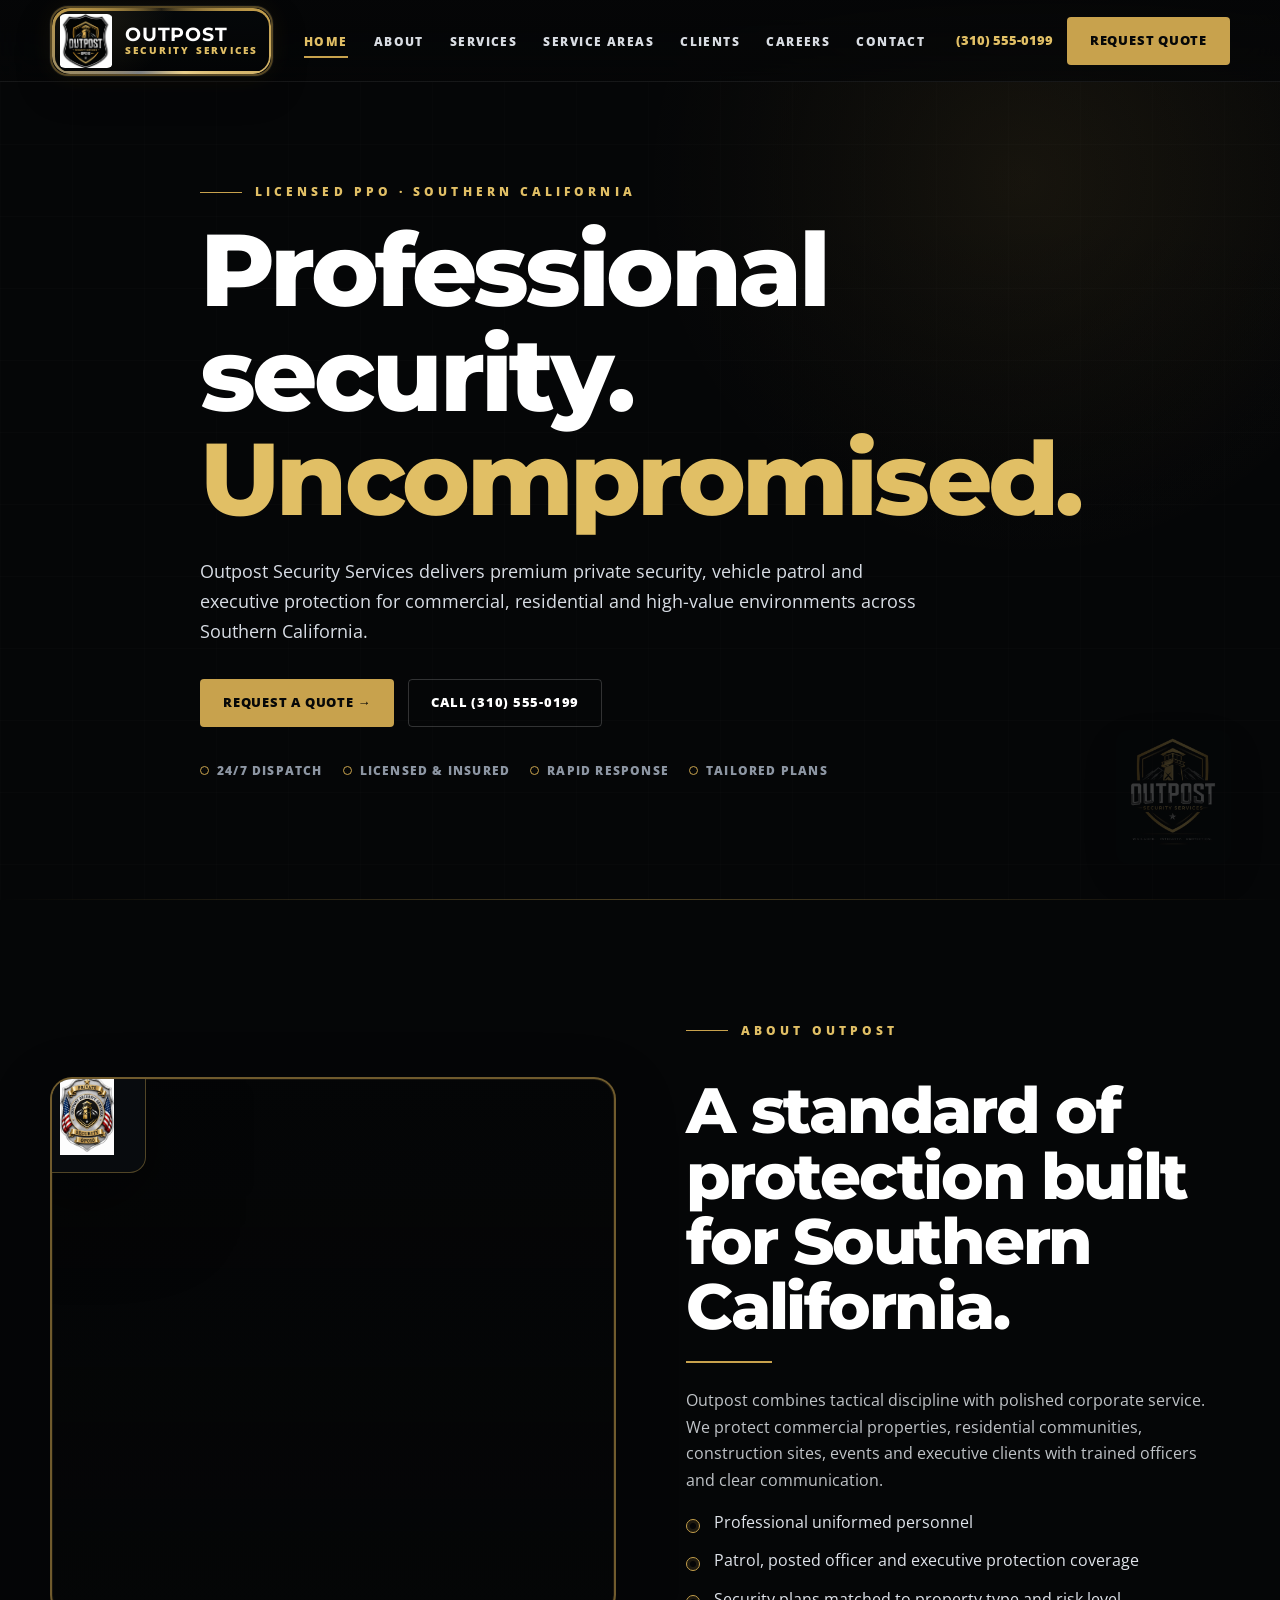
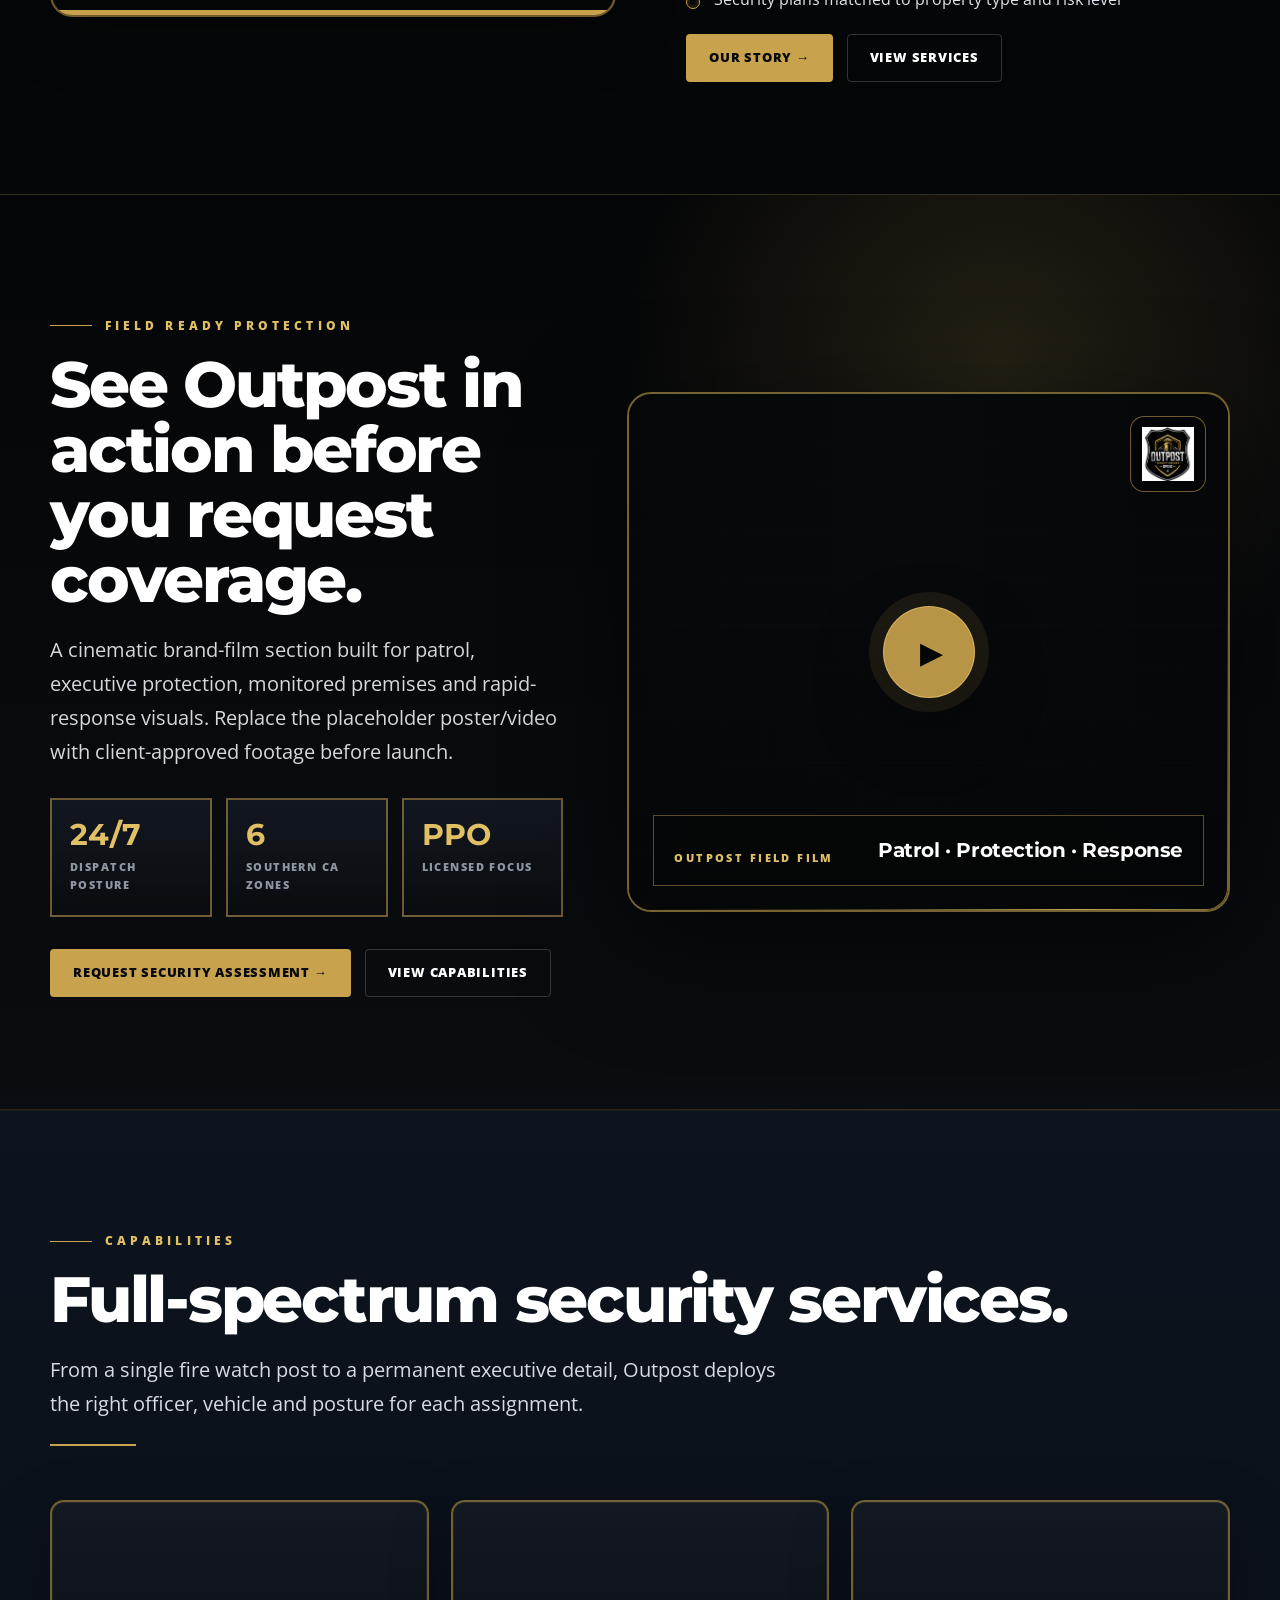
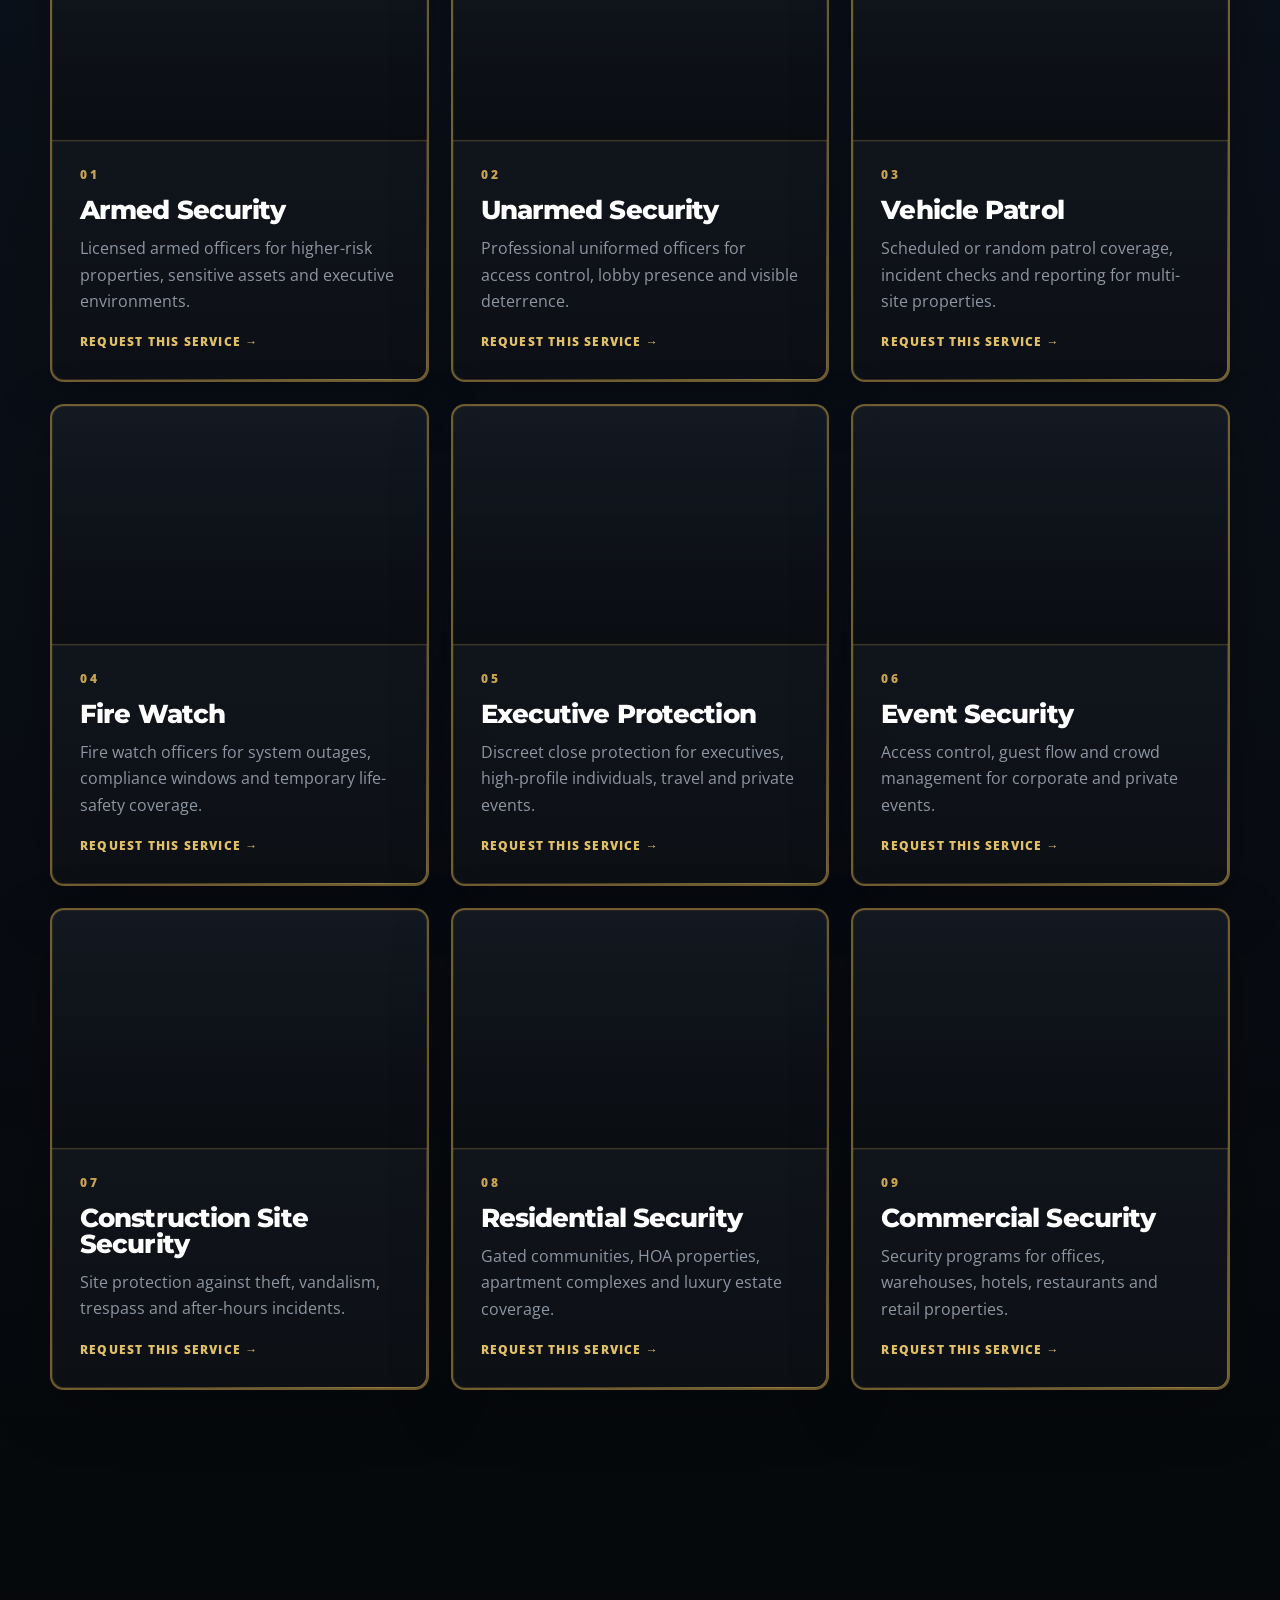
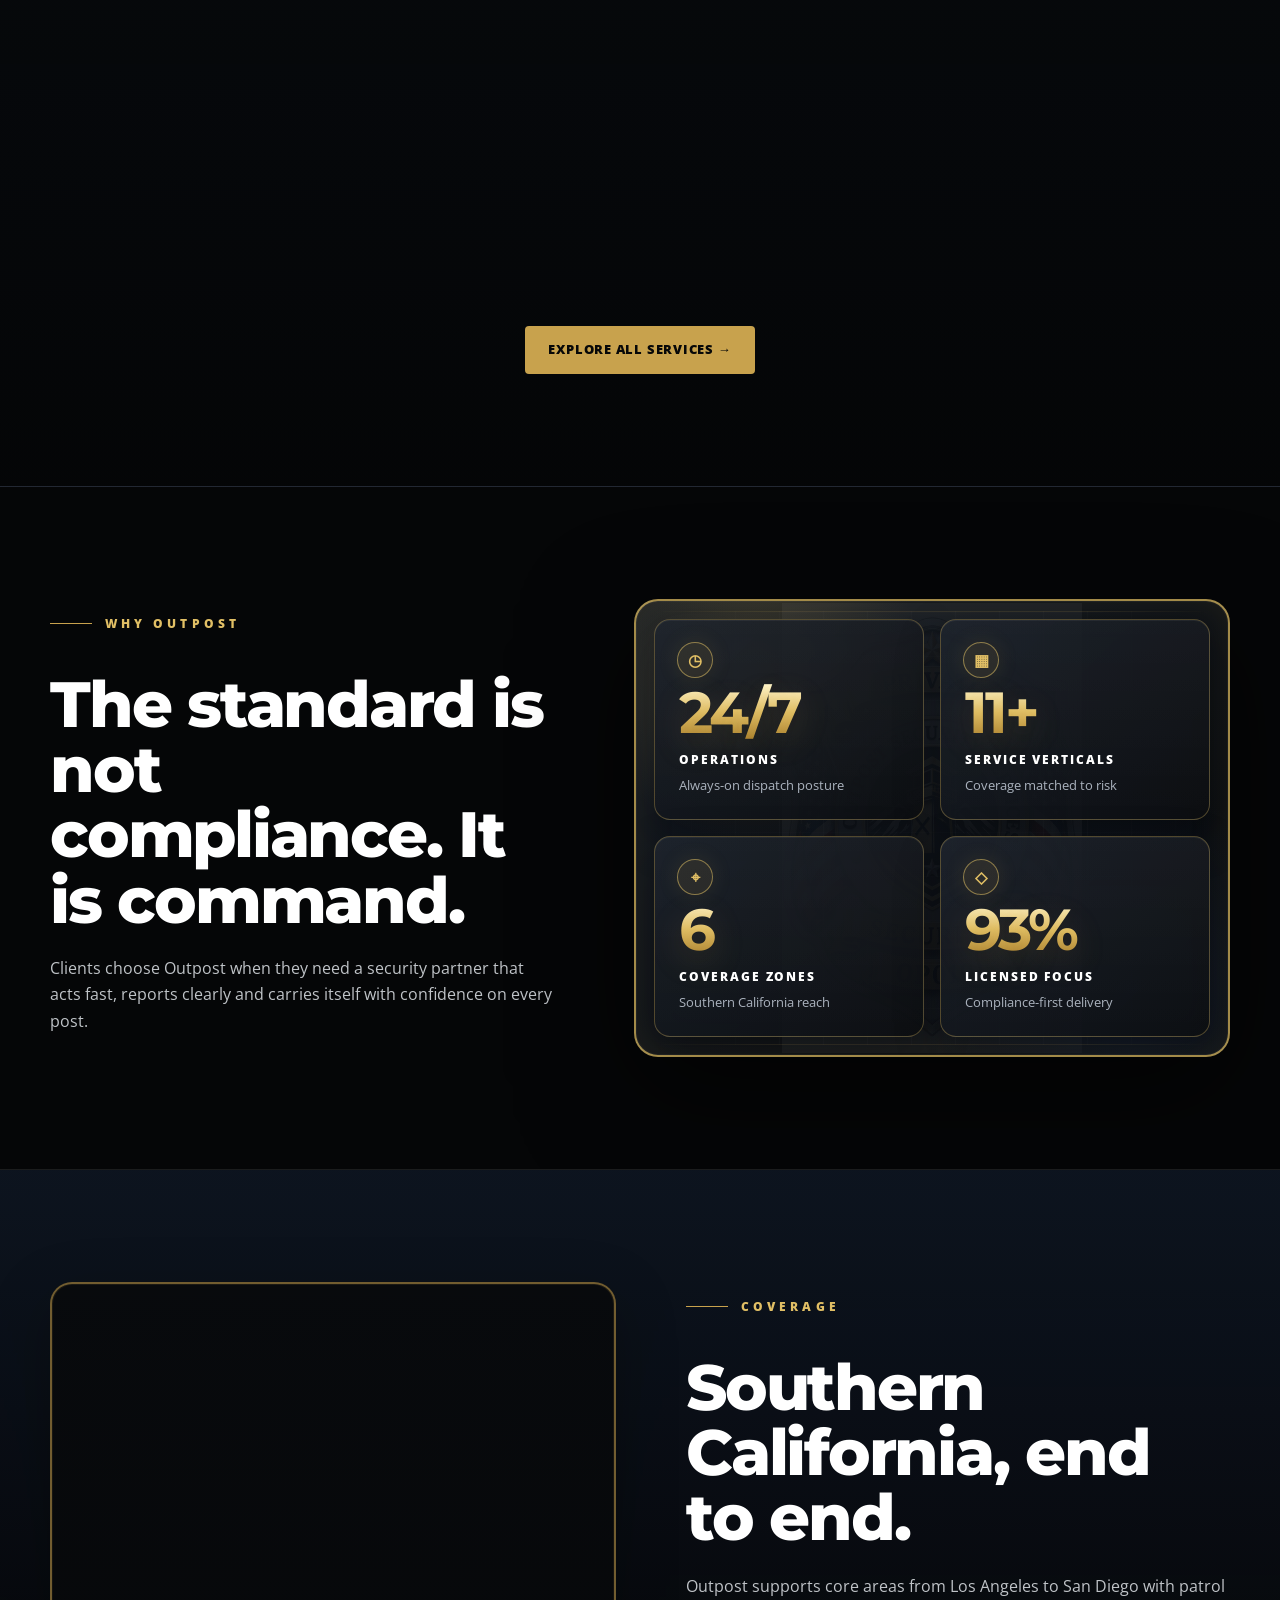
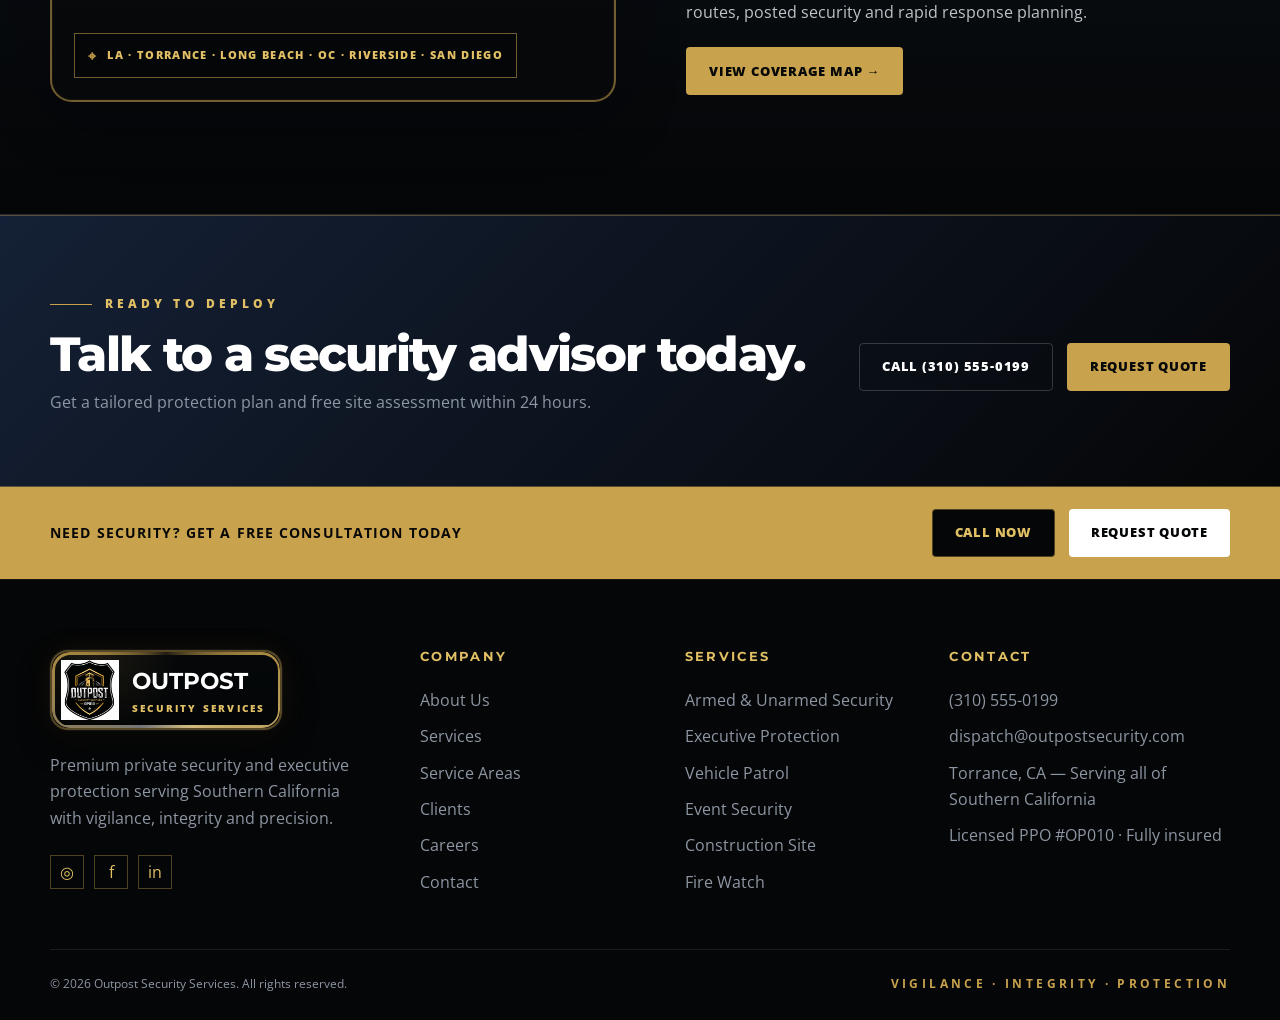
<file: index.html>
<!doctype html><html lang="en"><head><meta charset="utf-8"><meta name="viewport" content="width=device-width,initial-scale=1"><title>Outpost Security Services | Professional Security Solutions Across Southern California</title><meta name="description" content="Premium private security, patrol and executive protection services across Southern California."><link rel="preconnect" href="https://fonts.googleapis.com"><link rel="preconnect" href="https://fonts.gstatic.com" crossorigin><link href="https://fonts.googleapis.com/css2?family=Montserrat:wght@600;700;800;900&family=Open+Sans:wght@400;600;700;800&display=swap" rel="stylesheet"><link rel="icon" href="assets/images/favicon.png"><link rel="stylesheet" href="assets/css/style.css"><script type="application/ld+json">{"@context":"https://schema.org","@type":"SecurityService","name":"Outpost Security Services","areaServed":["Los Angeles","Torrance","Long Beach","Orange County","Riverside","San Diego"],"telephone":"+1-310-555-0199","url":"https://example.com"}</script></head><body><header class="site-header"><div class="container nav-wrap"><a class="brand" href="index.html"><img src="assets/images/outpost-shield.webp" alt="Outpost Security Services logo"><span class="brand-text"><strong>OUTPOST</strong><span>Security Services</span></span></a><ul class="nav-menu"><li><a class="active" href="index.html">Home</a></li><li><a class="" href="about.html">About</a></li><li><a class="" href="services.html">Services</a></li><li><a class="" href="service-areas.html">Service Areas</a></li><li><a class="" href="clients.html">Clients</a></li><li><a class="" href="careers.html">Careers</a></li><li><a class="" href="contact.html">Contact</a></li></ul><div class="header-actions"><a class="header-phone" href="tel:+13105550199">(310) 555-0199</a><a class="btn" href="contact.html">Request Quote</a></div><button class="menu-toggle" aria-label="Open menu"><span></span><span></span><span></span></button></div></header><main><section class="hero" data-slides="https://images.pexels.com/photos/30516935/pexels-photo-30516935.jpeg?auto=compress&amp;cs=tinysrgb&amp;w=1920|https://images.pexels.com/photos/30692441/pexels-photo-30692441.jpeg?auto=compress&amp;cs=tinysrgb&amp;w=1920|https://images.pexels.com/photos/14589851/pexels-photo-14589851.jpeg?auto=compress&amp;cs=tinysrgb&amp;w=1920|https://images.pexels.com/photos/35291216/pexels-photo-35291216.jpeg?auto=compress&amp;cs=tinysrgb&amp;w=1920"><img class="hero-mark" src="assets/images/outpost-logo.webp" alt=""><div class="container hero-content reveal"><span class="eyebrow">Licensed PPO · Southern California</span><h1><span class="block">Professional security.</span><span class="block gold">Uncompromised.</span></h1><p class="hero-copy">Outpost Security Services delivers premium private security, vehicle patrol and executive protection for commercial, residential and high-value environments across Southern California.</p><div class="btn-row"><a class="btn" href="contact.html">Request a Quote →</a><a class="btn ghost" href="tel:+13105550199">Call (310) 555-0199</a></div><div class="trust-strip"><span>24/7 Dispatch</span><span>Licensed & Insured</span><span>Rapid Response</span><span>Tailored Plans</span></div></div></section><section class="section"><div class="container split"><div class="photo-card reveal" style="--photo:url('https://images.pexels.com/photos/18275559/pexels-photo-18275559.jpeg?auto=compress&cs=tinysrgb&w=1920')"><div class="photo-badge"><img src="assets/images/outpost-badge.webp" alt="Outpost badge"></div></div><div class="text-stack reveal delay-1"><span class="eyebrow">About Outpost</span><h2>A standard of protection built for Southern California.</h2><div class="rule"></div><p>Outpost combines tactical discipline with polished corporate service. We protect commercial properties, residential communities, construction sites, events and executive clients with trained officers and clear communication.</p><ul class="kicker-list"><li>Professional uniformed personnel</li><li>Patrol, posted officer and executive protection coverage</li><li>Security plans matched to property type and risk level</li></ul><div class="btn-row"><a class="btn" href="about.html">Our Story →</a><a class="btn ghost" href="services.html">View Services</a></div></div></div></section>
<section class="section video-section premium-video" id="field-video">
  <div class="container video-layout">
    <div class="video-copy reveal">
      <span class="eyebrow">Field Ready Protection</span>
      <h2>See Outpost in action before you request coverage.</h2>
      <p class="lead">A cinematic brand-film section built for patrol, executive protection, monitored premises and rapid-response visuals. Replace the placeholder poster/video with client-approved footage before launch.</p>
      <div class="video-proof-grid">
        <div class="video-proof"><strong>24/7</strong><span>Dispatch posture</span></div>
        <div class="video-proof"><strong>6</strong><span>Southern CA zones</span></div>
        <div class="video-proof"><strong>PPO</strong><span>Licensed focus</span></div>
      </div>
      <div class="btn-row">
        <a class="btn" href="contact.html">Request Security Assessment →</a>
        <a class="btn ghost" href="services.html">View Capabilities</a>
      </div>
    </div>
    <div class="video-panel reveal delay-1" aria-label="Outpost security brand film placeholder">
      <div class="video-poster" data-video-posters="https://images.pexels.com/photos/30516935/pexels-photo-30516935.jpeg?auto=compress&amp;cs=tinysrgb&amp;w=1920|https://images.pexels.com/photos/14589851/pexels-photo-14589851.jpeg?auto=compress&amp;cs=tinysrgb&amp;w=1920|https://images.pexels.com/photos/35291216/pexels-photo-35291216.jpeg?auto=compress&amp;cs=tinysrgb&amp;w=1920"></div>
      <div class="video-scan"></div>
      <div class="video-corner-logo"><img src="assets/images/outpost-shield.webp" alt="Outpost badge mark"></div>
      <button class="video-play" type="button" aria-label="Open Outpost brand video placeholder" data-video-modal>
        <span class="play-icon">▶</span>
      </button>
      <div class="video-caption">
        <span>Outpost Field Film</span>
        <strong>Patrol · Protection · Response</strong>
      </div>
    </div>
  </div>
</section>
<div class="video-modal" aria-hidden="true">
  <div class="video-modal-backdrop" data-video-close></div>
  <div class="video-modal-box" role="dialog" aria-modal="true" aria-label="Outpost video placeholder">
    <button class="video-modal-close" type="button" aria-label="Close video" data-video-close>×</button>
    <div class="video-modal-media">
      <img src="assets/images/outpost-private-badge.webp" alt="Outpost private security badge">
      <div>
        <span class="eyebrow">Video Placeholder</span>
        <h3>Replace this modal with the client’s final brand film.</h3>
        <p>Recommended file: 20–45 seconds, MP4/WebM, dark cinematic officer, patrol vehicle, monitored premises, Southern California coverage and clear CTA ending.</p>
      </div>
    </div>
  </div>
</div><section class="section alt"><div class="container"><div class="page-intro reveal"><span class="eyebrow">Capabilities</span><h2>Full-spectrum security services.</h2><p class="lead">From a single fire watch post to a permanent executive detail, Outpost deploys the right officer, vehicle and posture for each assignment.</p><div class="rule"></div></div><div class="grid cols-3">
<article id="armed" class="card service-feature reveal"><div class="service-img" style="--photo:url('https://images.pexels.com/photos/30516935/pexels-photo-30516935.jpeg?auto=compress&cs=tinysrgb&w=1920')"></div><div class="service-body"><span class="service-number">01</span><h3>Armed Security</h3><p>Licensed armed officers for higher-risk properties, sensitive assets and executive environments.</p><a class="card-link" href="contact.html">Request this service →</a></div></article>
<article id="unarmed" class="card service-feature reveal delay-1"><div class="service-img" style="--photo:url('https://images.pexels.com/photos/19922732/pexels-photo-19922732.jpeg?auto=compress&cs=tinysrgb&w=1920')"></div><div class="service-body"><span class="service-number">02</span><h3>Unarmed Security</h3><p>Professional uniformed officers for access control, lobby presence and visible deterrence.</p><a class="card-link" href="contact.html">Request this service →</a></div></article>
<article id="patrol" class="card service-feature reveal delay-2"><div class="service-img" style="--photo:url('https://images.pexels.com/photos/18530600/pexels-photo-18530600.jpeg?auto=compress&cs=tinysrgb&w=1920')"></div><div class="service-body"><span class="service-number">03</span><h3>Vehicle Patrol</h3><p>Scheduled or random patrol coverage, incident checks and reporting for multi-site properties.</p><a class="card-link" href="contact.html">Request this service →</a></div></article>
<article id="fire" class="card service-feature reveal"><div class="service-img" style="--photo:url('https://images.pexels.com/photos/279810/pexels-photo-279810.jpeg?auto=compress&cs=tinysrgb&w=1920')"></div><div class="service-body"><span class="service-number">04</span><h3>Fire Watch</h3><p>Fire watch officers for system outages, compliance windows and temporary life-safety coverage.</p><a class="card-link" href="contact.html">Request this service →</a></div></article>
<article id="executive" class="card service-feature reveal delay-1"><div class="service-img" style="--photo:url('https://images.pexels.com/photos/5669602/pexels-photo-5669602.jpeg?auto=compress&cs=tinysrgb&w=1920')"></div><div class="service-body"><span class="service-number">05</span><h3>Executive Protection</h3><p>Discreet close protection for executives, high-profile individuals, travel and private events.</p><a class="card-link" href="contact.html">Request this service →</a></div></article>
<article id="event" class="card service-feature reveal delay-2"><div class="service-img" style="--photo:url('https://images.pexels.com/photos/2608517/pexels-photo-2608517.jpeg?auto=compress&cs=tinysrgb&w=1920')"></div><div class="service-body"><span class="service-number">06</span><h3>Event Security</h3><p>Access control, guest flow and crowd management for corporate and private events.</p><a class="card-link" href="contact.html">Request this service →</a></div></article>
<article id="construction" class="card service-feature reveal"><div class="service-img" style="--photo:url('https://images.pexels.com/photos/2219024/pexels-photo-2219024.jpeg?auto=compress&cs=tinysrgb&w=1920')"></div><div class="service-body"><span class="service-number">07</span><h3>Construction Site Security</h3><p>Site protection against theft, vandalism, trespass and after-hours incidents.</p><a class="card-link" href="contact.html">Request this service →</a></div></article>
<article id="residential" class="card service-feature reveal delay-1"><div class="service-img" style="--photo:url('https://images.pexels.com/photos/323780/pexels-photo-323780.jpeg?auto=compress&cs=tinysrgb&w=1920')"></div><div class="service-body"><span class="service-number">08</span><h3>Residential Security</h3><p>Gated communities, HOA properties, apartment complexes and luxury estate coverage.</p><a class="card-link" href="contact.html">Request this service →</a></div></article>
<article id="commercial" class="card service-feature reveal delay-2"><div class="service-img" style="--photo:url('https://images.pexels.com/photos/325185/pexels-photo-325185.jpeg?auto=compress&cs=tinysrgb&w=1920')"></div><div class="service-body"><span class="service-number">09</span><h3>Commercial Security</h3><p>Security programs for offices, warehouses, hotels, restaurants and retail properties.</p><a class="card-link" href="contact.html">Request this service →</a></div></article>
<article id="loss" class="card service-feature reveal"><div class="service-img" style="--photo:url('https://images.pexels.com/photos/5699514/pexels-photo-5699514.jpeg?auto=compress&cs=tinysrgb&w=1920')"></div><div class="service-body"><span class="service-number">10</span><h3>Loss Prevention</h3><p>Retail-focused deterrence, shrink reduction, incident documentation and customer-safe response.</p><a class="card-link" href="contact.html">Request this service →</a></div></article>
<article id="consulting" class="card service-feature reveal delay-1"><div class="service-img" style="--photo:url('https://images.pexels.com/photos/3184465/pexels-photo-3184465.jpeg?auto=compress&cs=tinysrgb&w=1920')"></div><div class="service-body"><span class="service-number">11</span><h3>Security Consulting</h3><p>Risk assessments, vulnerability audits and practical security recommendations.</p><a class="card-link" href="contact.html">Request this service →</a></div></article>
<article id="emergency" class="card service-feature reveal delay-2"><div class="service-img" style="--photo:url('https://images.pexels.com/photos/260049/pexels-photo-260049.jpeg?auto=compress&cs=tinysrgb&w=1920')"></div><div class="service-body"><span class="service-number">12</span><h3>Emergency Response</h3><p>Rapid dispatch support for urgent coverage gaps, alarms and incident response.</p><a class="card-link" href="contact.html">Request this service →</a></div></article>
</div><div class="center btn-row" style="justify-content:center"><a class="btn" href="services.html">Explore All Services →</a></div></div></section><section class="section why-outpost-section"><div class="container"><div class="split reverse why-outpost-split"><div class="text-stack reveal"><span class="eyebrow">Why Outpost</span><h2>The standard is not compliance. It is command.</h2><p>Clients choose Outpost when they need a security partner that acts fast, reports clearly and carries itself with confidence on every post.</p></div><div class="metric-grid why-premium reveal delay-1" aria-label="Outpost operational trust metrics"><div class="metric"><strong>24/7</strong><span>Operations</span><small>Always-on dispatch posture</small></div><div class="metric"><strong data-count="12" data-suffix="+">0</strong><span>Service verticals</span><small>Coverage matched to risk</small></div><div class="metric"><strong data-count="6">0</strong><span>Coverage zones</span><small>Southern California reach</small></div><div class="metric"><strong data-count="100" data-suffix="%">0</strong><span>Licensed focus</span><small>Compliance-first delivery</small></div></div></div></div></section><section class="section alt"><div class="container split"><div class="photo-card short reveal" data-photo-slides="https://images.pexels.com/photos/35291208/pexels-photo-35291208.jpeg?auto=compress&cs=tinysrgb&w=1920|https://images.pexels.com/photos/356830/pexels-photo-356830.jpeg?auto=compress&cs=tinysrgb&w=1920|https://images.pexels.com/photos/342113/pexels-photo-342113.jpeg?auto=compress&cs=tinysrgb&w=1920|https://images.pexels.com/photos/208701/pexels-photo-208701.jpeg?auto=compress&cs=tinysrgb&w=1920|https://images.pexels.com/photos/323705/pexels-photo-323705.jpeg?auto=compress&cs=tinysrgb&w=1920|https://images.pexels.com/photos/466685/pexels-photo-466685.jpeg?auto=compress&cs=tinysrgb&w=1920"><span class="coverage-caption">LA · Torrance · Long Beach · OC · Riverside · San Diego</span></div><div class="text-stack reveal delay-1"><span class="eyebrow">Coverage</span><h2>Southern California, end to end.</h2><p>Outpost supports core areas from Los Angeles to San Diego with patrol routes, posted security and rapid response planning.</p><div class="btn-row"><a class="btn" href="service-areas.html">View Coverage Map →</a></div></div></div></section><section class="cta-band"><div class="container cta-inner reveal"><div><span class="eyebrow">Ready to Deploy</span><h2>Talk to a security advisor today.</h2><p>Get a tailored protection plan and free site assessment within 24 hours.</p></div><div class="btn-row"><a class="btn ghost" href="tel:+13105550199">Call (310) 555-0199</a><a class="btn" href="contact.html">Request Quote</a></div></div></section></main><section class="gold-strip"><div class="container"><strong>Need security? Get a free consultation today</strong><div class="btn-row" style="margin:0"><a class="btn dark" href="tel:+13105550199">Call Now</a><a class="btn ghost" href="contact.html">Request Quote</a></div></div></section><footer class="site-footer"><div class="container footer-main"><div class="footer-col"><div class="footer-logo"><img src="assets/images/outpost-shield.webp" alt="Outpost shield mark"><div><strong>OUTPOST</strong><span>Security Services</span></div></div><p>Premium private security and executive protection serving Southern California with vigilance, integrity and precision.</p><div class="socials"><a href="#" aria-label="Instagram">◎</a><a href="#" aria-label="Facebook">f</a><a href="#" aria-label="LinkedIn">in</a></div></div><div class="footer-col"><h4>Company</h4><ul><li><a href="about.html">About Us</a></li><li><a href="services.html">Services</a></li><li><a href="service-areas.html">Service Areas</a></li><li><a href="clients.html">Clients</a></li><li><a href="careers.html">Careers</a></li><li><a href="contact.html">Contact</a></li></ul></div><div class="footer-col"><h4>Services</h4><ul><li><a href="services.html#armed">Armed & Unarmed Security</a></li><li><a href="services.html#executive">Executive Protection</a></li><li><a href="services.html#patrol">Vehicle Patrol</a></li><li><a href="services.html#event">Event Security</a></li><li><a href="services.html#construction">Construction Site</a></li><li><a href="services.html#fire">Fire Watch</a></li></ul></div><div class="footer-col"><h4>Contact</h4><ul><li><a href="tel:+13105550199">(310) 555-0199</a></li><li><a href="mailto:dispatch@outpostsecurity.com">dispatch@outpostsecurity.com</a></li><li>Torrance, CA — Serving all of Southern California</li><li>Licensed PPO #OP010 · Fully insured</li></ul></div></div><div class="container footer-bottom"><span>© 2026 Outpost Security Services. All rights reserved.</span><strong>Vigilance · Integrity · Protection</strong></div></footer><div class="mobile-cta"><a class="btn dark" href="tel:+13105550199">Call Now</a><a class="btn" href="contact.html">Request Quote</a></div><script src="assets/js/main.js"></script></body></html>
</file>
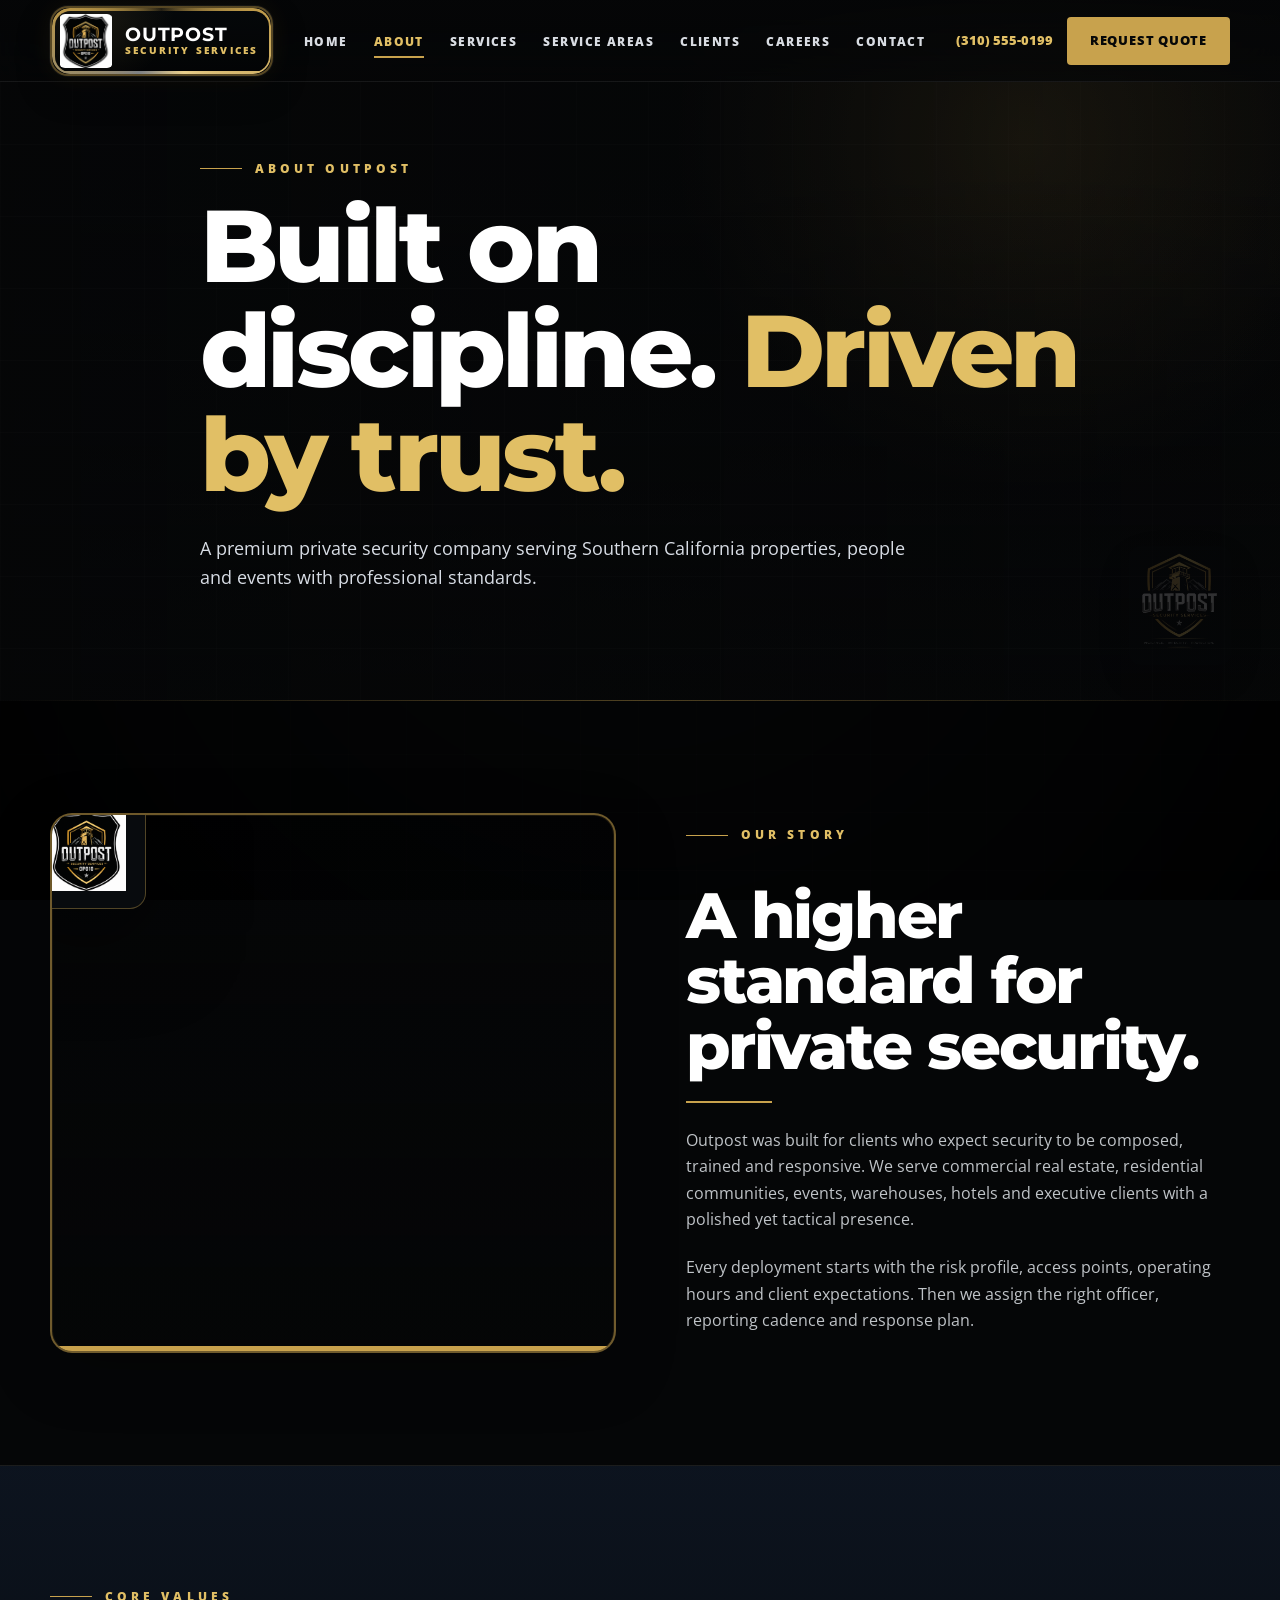
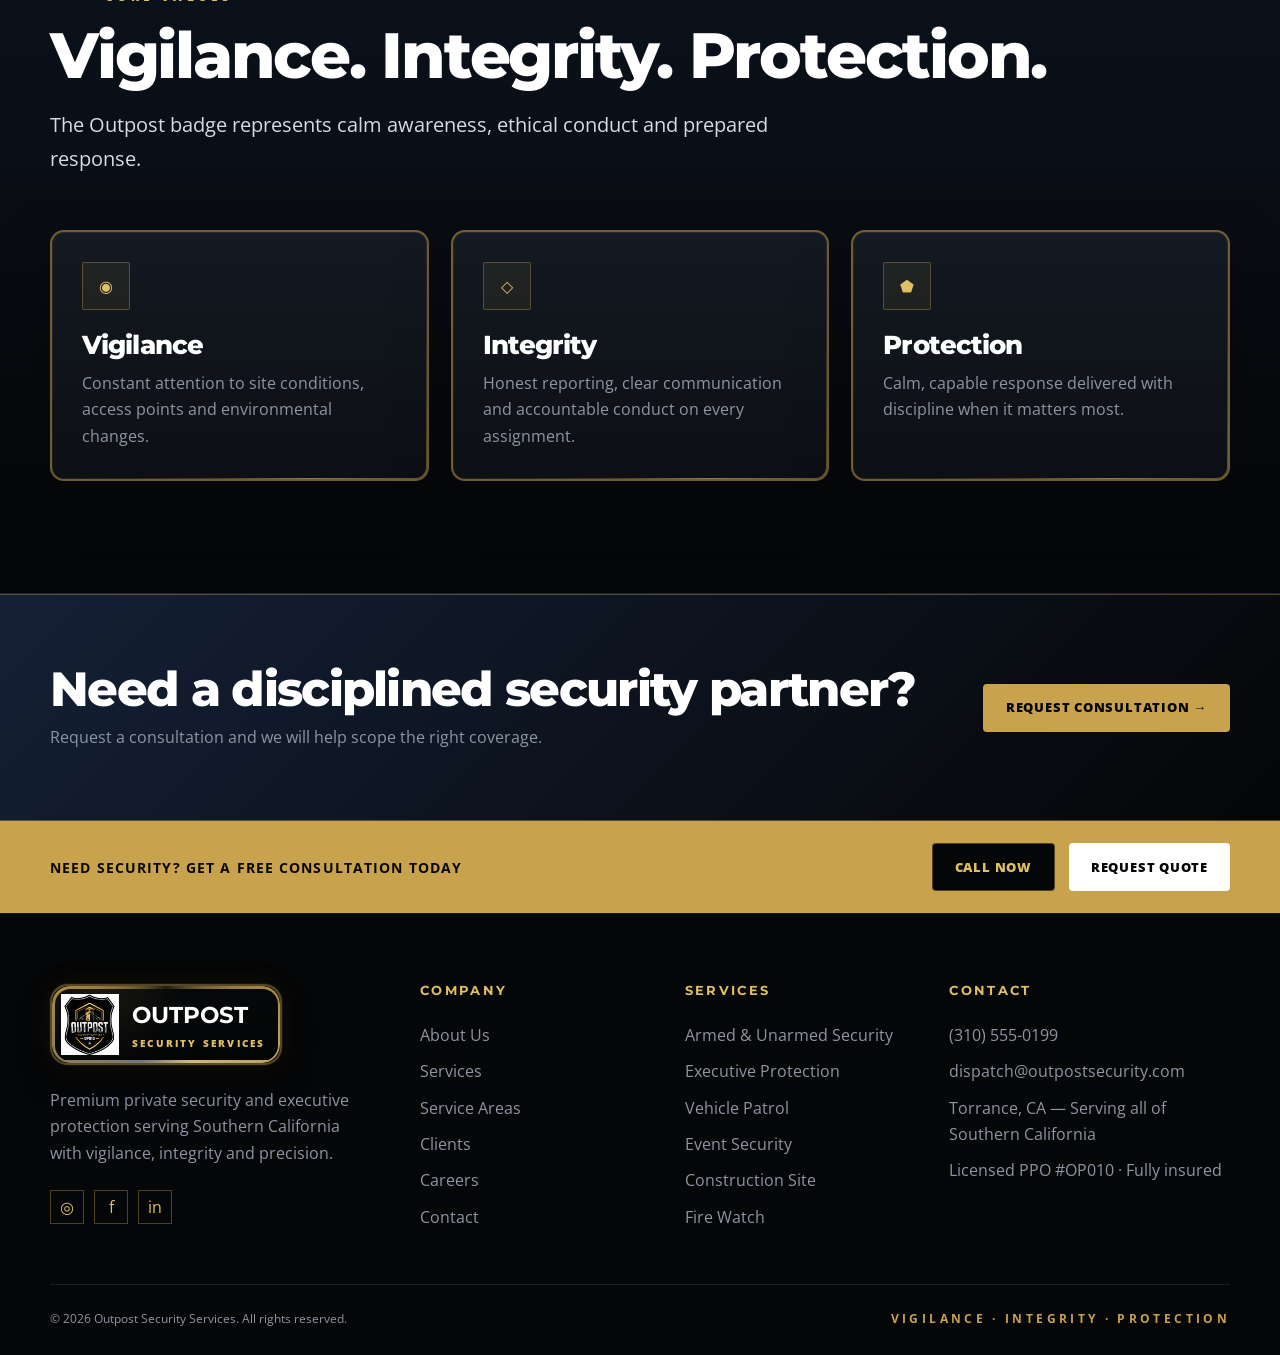
<file: about.html>
<!doctype html><html lang="en"><head><meta charset="utf-8"><meta name="viewport" content="width=device-width,initial-scale=1"><title>About Outpost Security Services | Premium Private Security Company</title><meta name="description" content="Learn about Outpost Security Services, a premium tactical corporate security company serving Southern California."><link rel="preconnect" href="https://fonts.googleapis.com"><link rel="preconnect" href="https://fonts.gstatic.com" crossorigin><link href="https://fonts.googleapis.com/css2?family=Montserrat:wght@600;700;800;900&family=Open+Sans:wght@400;600;700;800&display=swap" rel="stylesheet"><link rel="icon" href="assets/images/favicon.png"><link rel="stylesheet" href="assets/css/style.css"><script type="application/ld+json">{"@context":"https://schema.org","@type":"SecurityService","name":"Outpost Security Services","areaServed":["Los Angeles","Torrance","Long Beach","Orange County","Riverside","San Diego"],"telephone":"+1-310-555-0199","url":"https://example.com"}</script></head><body><header class="site-header"><div class="container nav-wrap"><a class="brand" href="index.html"><img src="assets/images/outpost-shield.webp" alt="Outpost Security Services logo"><span class="brand-text"><strong>OUTPOST</strong><span>Security Services</span></span></a><ul class="nav-menu"><li><a class="" href="index.html">Home</a></li><li><a class="active" href="about.html">About</a></li><li><a class="" href="services.html">Services</a></li><li><a class="" href="service-areas.html">Service Areas</a></li><li><a class="" href="clients.html">Clients</a></li><li><a class="" href="careers.html">Careers</a></li><li><a class="" href="contact.html">Contact</a></li></ul><div class="header-actions"><a class="header-phone" href="tel:+13105550199">(310) 555-0199</a><a class="btn" href="contact.html">Request Quote</a></div><button class="menu-toggle" aria-label="Open menu"><span></span><span></span><span></span></button></div></header><main><section class="hero small" data-slides="https://images.pexels.com/photos/18275559/pexels-photo-18275559.jpeg?auto=compress&amp;cs=tinysrgb&amp;w=1920|https://images.pexels.com/photos/19922732/pexels-photo-19922732.jpeg?auto=compress&amp;cs=tinysrgb&amp;w=1920|https://images.pexels.com/photos/22812019/pexels-photo-22812019.jpeg?auto=compress&amp;cs=tinysrgb&amp;w=1920"><img class="hero-mark" src="assets/images/outpost-logo.webp" alt=""><div class="container hero-content reveal"><span class="eyebrow">About Outpost</span><h1>Built on discipline. <span class="gold">Driven by trust.</span></h1><p class="hero-copy">A premium private security company serving Southern California properties, people and events with professional standards.</p></div></section><section class="section"><div class="container split"><div class="photo-card reveal" style="--photo:url('https://images.pexels.com/photos/19922732/pexels-photo-19922732.jpeg?auto=compress&cs=tinysrgb&w=1920')"><div class="photo-badge"><img src="assets/images/outpost-shield.webp" alt="Outpost shield"></div></div><div class="text-stack reveal delay-1"><span class="eyebrow">Our Story</span><h2>A higher standard for private security.</h2><div class="rule"></div><p>Outpost was built for clients who expect security to be composed, trained and responsive. We serve commercial real estate, residential communities, events, warehouses, hotels and executive clients with a polished yet tactical presence.</p><p>Every deployment starts with the risk profile, access points, operating hours and client expectations. Then we assign the right officer, reporting cadence and response plan.</p></div></div></section><section class="section alt"><div class="container"><div class="page-intro reveal"><span class="eyebrow">Core Values</span><h2>Vigilance. Integrity. Protection.</h2><p class="lead">The Outpost badge represents calm awareness, ethical conduct and prepared response.</p></div><div class="grid cols-3"><div class="card reveal"><div class="icon">◉</div><h3>Vigilance</h3><p>Constant attention to site conditions, access points and environmental changes.</p></div><div class="card reveal delay-1"><div class="icon">◇</div><h3>Integrity</h3><p>Honest reporting, clear communication and accountable conduct on every assignment.</p></div><div class="card reveal delay-2"><div class="icon">⬟</div><h3>Protection</h3><p>Calm, capable response delivered with discipline when it matters most.</p></div></div></div></section><section class="cta-band"><div class="container cta-inner reveal"><div><h2>Need a disciplined security partner?</h2><p>Request a consultation and we will help scope the right coverage.</p></div><a class="btn" href="contact.html">Request Consultation →</a></div></section></main><section class="gold-strip"><div class="container"><strong>Need security? Get a free consultation today</strong><div class="btn-row" style="margin:0"><a class="btn dark" href="tel:+13105550199">Call Now</a><a class="btn ghost" href="contact.html">Request Quote</a></div></div></section><footer class="site-footer"><div class="container footer-main"><div class="footer-col"><div class="footer-logo"><img src="assets/images/outpost-shield.webp" alt="Outpost shield mark"><div><strong>OUTPOST</strong><span>Security Services</span></div></div><p>Premium private security and executive protection serving Southern California with vigilance, integrity and precision.</p><div class="socials"><a href="#" aria-label="Instagram">◎</a><a href="#" aria-label="Facebook">f</a><a href="#" aria-label="LinkedIn">in</a></div></div><div class="footer-col"><h4>Company</h4><ul><li><a href="about.html">About Us</a></li><li><a href="services.html">Services</a></li><li><a href="service-areas.html">Service Areas</a></li><li><a href="clients.html">Clients</a></li><li><a href="careers.html">Careers</a></li><li><a href="contact.html">Contact</a></li></ul></div><div class="footer-col"><h4>Services</h4><ul><li><a href="services.html#armed">Armed & Unarmed Security</a></li><li><a href="services.html#executive">Executive Protection</a></li><li><a href="services.html#patrol">Vehicle Patrol</a></li><li><a href="services.html#event">Event Security</a></li><li><a href="services.html#construction">Construction Site</a></li><li><a href="services.html#fire">Fire Watch</a></li></ul></div><div class="footer-col"><h4>Contact</h4><ul><li><a href="tel:+13105550199">(310) 555-0199</a></li><li><a href="mailto:dispatch@outpostsecurity.com">dispatch@outpostsecurity.com</a></li><li>Torrance, CA — Serving all of Southern California</li><li>Licensed PPO #OP010 · Fully insured</li></ul></div></div><div class="container footer-bottom"><span>© 2026 Outpost Security Services. All rights reserved.</span><strong>Vigilance · Integrity · Protection</strong></div></footer><div class="mobile-cta"><a class="btn dark" href="tel:+13105550199">Call Now</a><a class="btn" href="contact.html">Request Quote</a></div><script src="assets/js/main.js"></script></body></html>
</file>
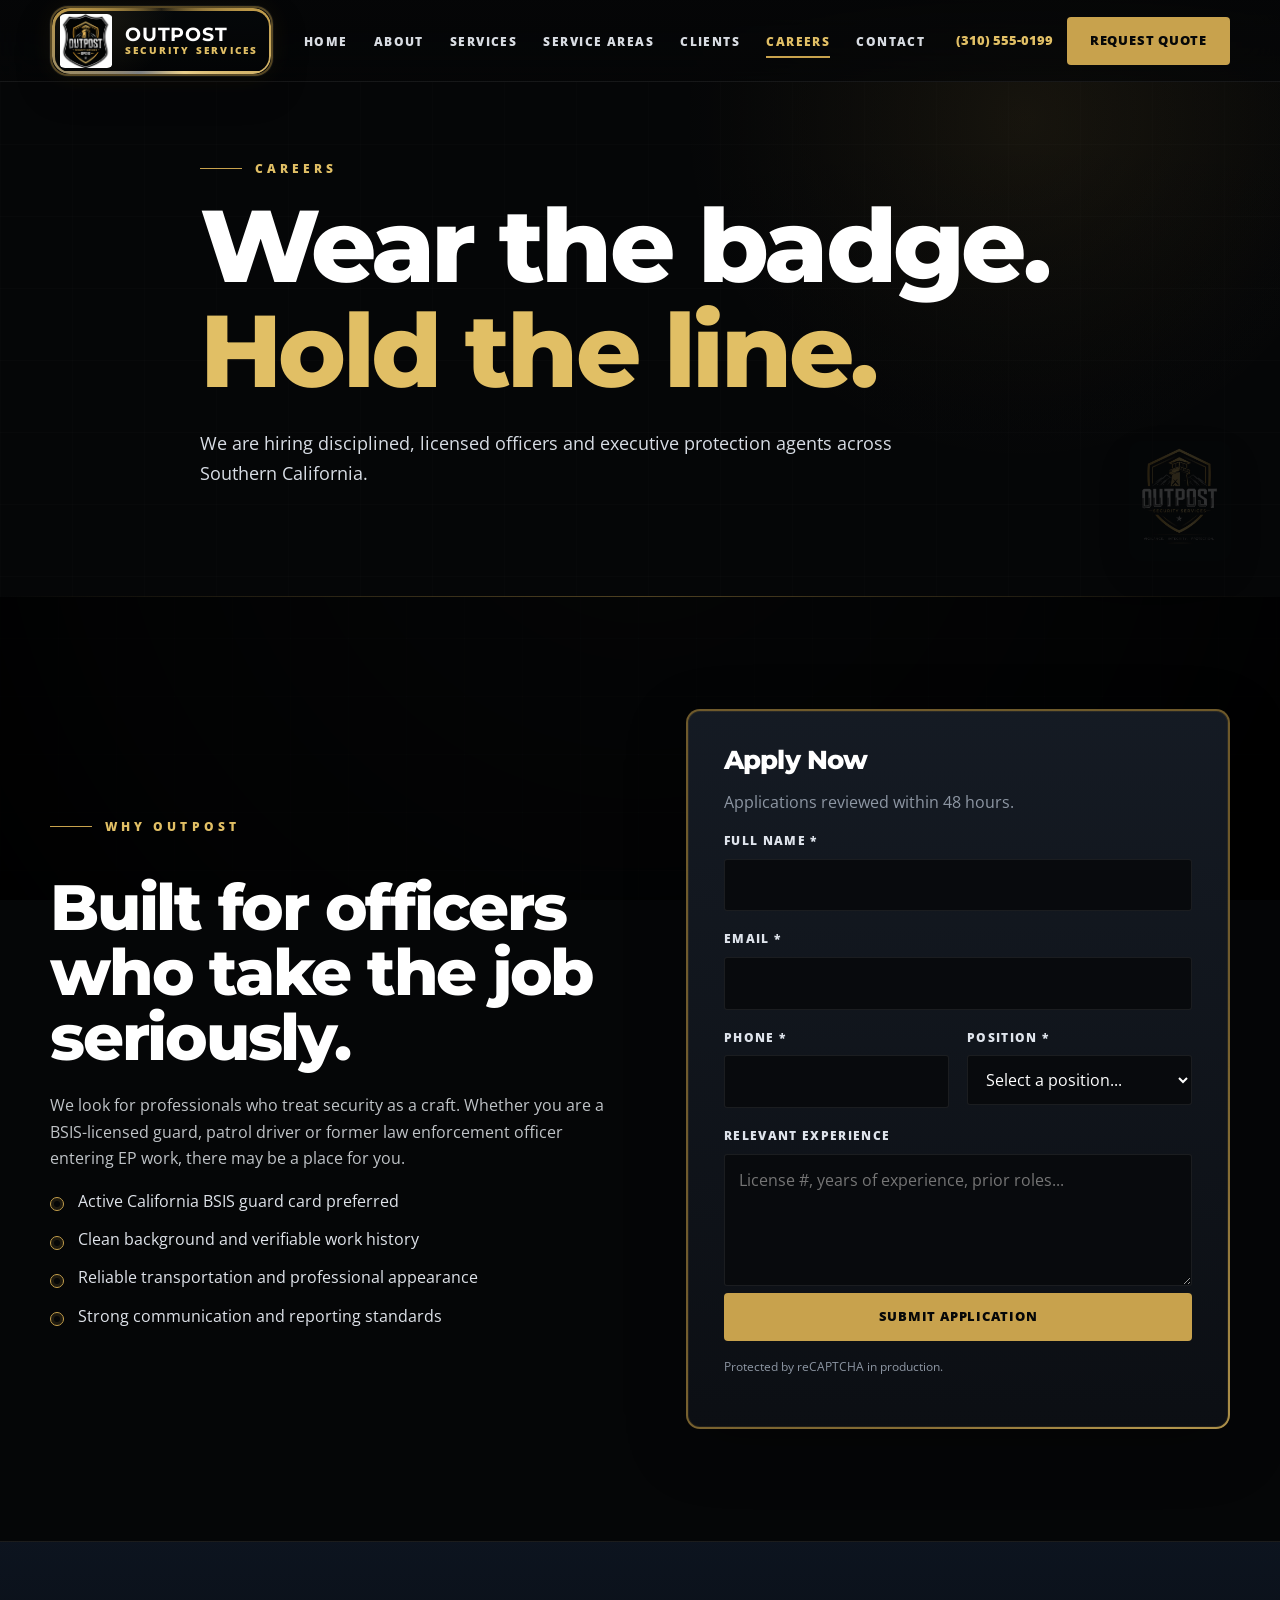
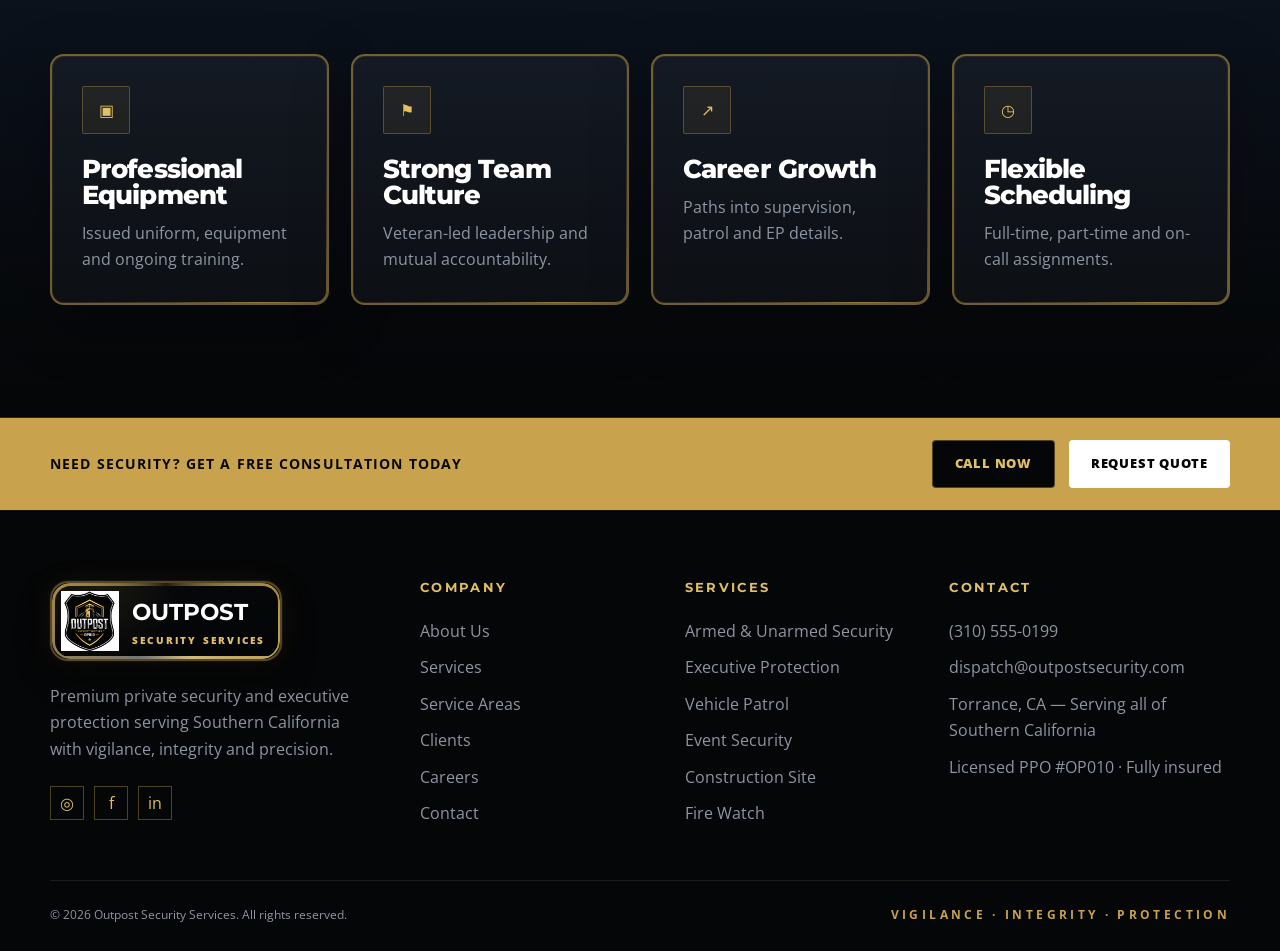
<file: careers.html>
<!doctype html><html lang="en"><head><meta charset="utf-8"><meta name="viewport" content="width=device-width,initial-scale=1"><title>Security Careers | Join Outpost Security Services</title><meta name="description" content="Apply for security officer, patrol and executive protection positions with Outpost Security Services."><link rel="preconnect" href="https://fonts.googleapis.com"><link rel="preconnect" href="https://fonts.gstatic.com" crossorigin><link href="https://fonts.googleapis.com/css2?family=Montserrat:wght@600;700;800;900&family=Open+Sans:wght@400;600;700;800&display=swap" rel="stylesheet"><link rel="icon" href="assets/images/favicon.png"><link rel="stylesheet" href="assets/css/style.css"><script type="application/ld+json">{"@context":"https://schema.org","@type":"SecurityService","name":"Outpost Security Services","areaServed":["Los Angeles","Torrance","Long Beach","Orange County","Riverside","San Diego"],"telephone":"+1-310-555-0199","url":"https://example.com"}</script></head><body><header class="site-header"><div class="container nav-wrap"><a class="brand" href="index.html"><img src="assets/images/outpost-shield.webp" alt="Outpost Security Services logo"><span class="brand-text"><strong>OUTPOST</strong><span>Security Services</span></span></a><ul class="nav-menu"><li><a class="" href="index.html">Home</a></li><li><a class="" href="about.html">About</a></li><li><a class="" href="services.html">Services</a></li><li><a class="" href="service-areas.html">Service Areas</a></li><li><a class="" href="clients.html">Clients</a></li><li><a class="active" href="careers.html">Careers</a></li><li><a class="" href="contact.html">Contact</a></li></ul><div class="header-actions"><a class="header-phone" href="tel:+13105550199">(310) 555-0199</a><a class="btn" href="contact.html">Request Quote</a></div><button class="menu-toggle" aria-label="Open menu"><span></span><span></span><span></span></button></div></header><main><section class="hero small" data-slides="https://images.pexels.com/photos/30516935/pexels-photo-30516935.jpeg?auto=compress&amp;cs=tinysrgb&amp;w=1920|https://images.pexels.com/photos/34585117/pexels-photo-34585117.jpeg?auto=compress&amp;cs=tinysrgb&amp;w=1920|https://images.pexels.com/photos/15482700/pexels-photo-15482700.jpeg?auto=compress&amp;cs=tinysrgb&amp;w=1920"><img class="hero-mark" src="assets/images/outpost-logo.webp" alt=""><div class="container hero-content reveal"><span class="eyebrow">Careers</span><h1>Wear the badge. <span class="gold">Hold the line.</span></h1><p class="hero-copy">We are hiring disciplined, licensed officers and executive protection agents across Southern California.</p></div></section><section class="section"><div class="container split"><div class="text-stack reveal"><span class="eyebrow">Why Outpost</span><h2>Built for officers who take the job seriously.</h2><p>We look for professionals who treat security as a craft. Whether you are a BSIS-licensed guard, patrol driver or former law enforcement officer entering EP work, there may be a place for you.</p><ul class="kicker-list"><li>Active California BSIS guard card preferred</li><li>Clean background and verifiable work history</li><li>Reliable transportation and professional appearance</li><li>Strong communication and reporting standards</li></ul></div><form class="quote-card reveal delay-1" data-form><h3>Apply Now</h3><p class="muted">Applications reviewed within 48 hours.</p><div class="form-grid"><div class="form-group full"><label>Full Name *</label><input required></div><div class="form-group full"><label>Email *</label><input type="email" required></div><div class="form-group"><label>Phone *</label><input required></div><div class="form-group"><label>Position *</label><select required><option value="">Select a position...</option><option>Unarmed Officer</option><option>Armed Officer</option><option>Patrol Officer</option><option>Executive Protection Agent</option></select></div><div class="form-group full"><label>Relevant Experience</label><textarea placeholder="License #, years of experience, prior roles..."></textarea></div></div><button class="btn full" type="submit">Submit Application</button><p class="form-note">Protected by reCAPTCHA in production.</p><div class="form-message"></div></form></div></section><section class="section alt"><div class="container grid cols-4"><div class="card reveal"><div class="icon">▣</div><h3>Professional Equipment</h3><p>Issued uniform, equipment and ongoing training.</p></div><div class="card reveal delay-1"><div class="icon">⚑</div><h3>Strong Team Culture</h3><p>Veteran-led leadership and mutual accountability.</p></div><div class="card reveal delay-2"><div class="icon">↗</div><h3>Career Growth</h3><p>Paths into supervision, patrol and EP details.</p></div><div class="card reveal delay-3"><div class="icon">◷</div><h3>Flexible Scheduling</h3><p>Full-time, part-time and on-call assignments.</p></div></div></section></main><section class="gold-strip"><div class="container"><strong>Need security? Get a free consultation today</strong><div class="btn-row" style="margin:0"><a class="btn dark" href="tel:+13105550199">Call Now</a><a class="btn ghost" href="contact.html">Request Quote</a></div></div></section><footer class="site-footer"><div class="container footer-main"><div class="footer-col"><div class="footer-logo"><img src="assets/images/outpost-shield.webp" alt="Outpost shield mark"><div><strong>OUTPOST</strong><span>Security Services</span></div></div><p>Premium private security and executive protection serving Southern California with vigilance, integrity and precision.</p><div class="socials"><a href="#" aria-label="Instagram">◎</a><a href="#" aria-label="Facebook">f</a><a href="#" aria-label="LinkedIn">in</a></div></div><div class="footer-col"><h4>Company</h4><ul><li><a href="about.html">About Us</a></li><li><a href="services.html">Services</a></li><li><a href="service-areas.html">Service Areas</a></li><li><a href="clients.html">Clients</a></li><li><a href="careers.html">Careers</a></li><li><a href="contact.html">Contact</a></li></ul></div><div class="footer-col"><h4>Services</h4><ul><li><a href="services.html#armed">Armed & Unarmed Security</a></li><li><a href="services.html#executive">Executive Protection</a></li><li><a href="services.html#patrol">Vehicle Patrol</a></li><li><a href="services.html#event">Event Security</a></li><li><a href="services.html#construction">Construction Site</a></li><li><a href="services.html#fire">Fire Watch</a></li></ul></div><div class="footer-col"><h4>Contact</h4><ul><li><a href="tel:+13105550199">(310) 555-0199</a></li><li><a href="mailto:dispatch@outpostsecurity.com">dispatch@outpostsecurity.com</a></li><li>Torrance, CA — Serving all of Southern California</li><li>Licensed PPO #OP010 · Fully insured</li></ul></div></div><div class="container footer-bottom"><span>© 2026 Outpost Security Services. All rights reserved.</span><strong>Vigilance · Integrity · Protection</strong></div></footer><div class="mobile-cta"><a class="btn dark" href="tel:+13105550199">Call Now</a><a class="btn" href="contact.html">Request Quote</a></div><script src="assets/js/main.js"></script></body></html>
</file>
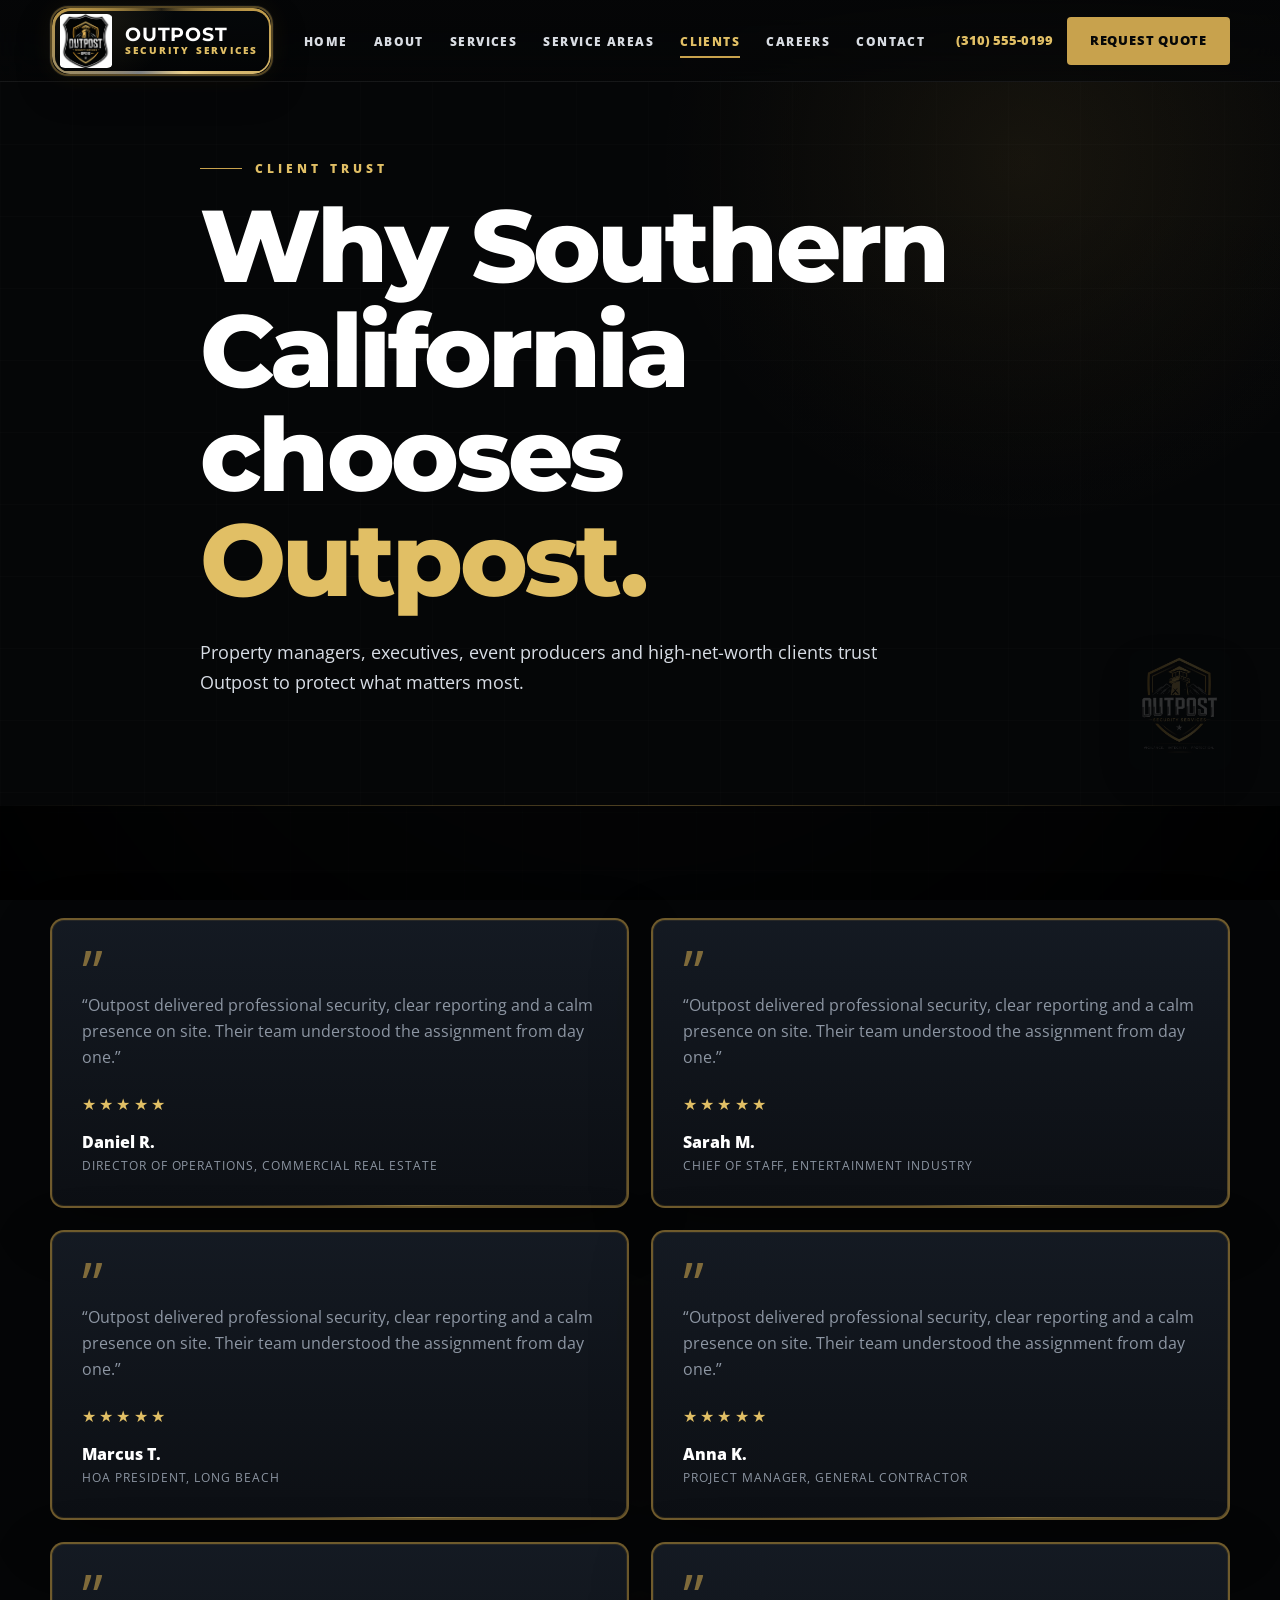
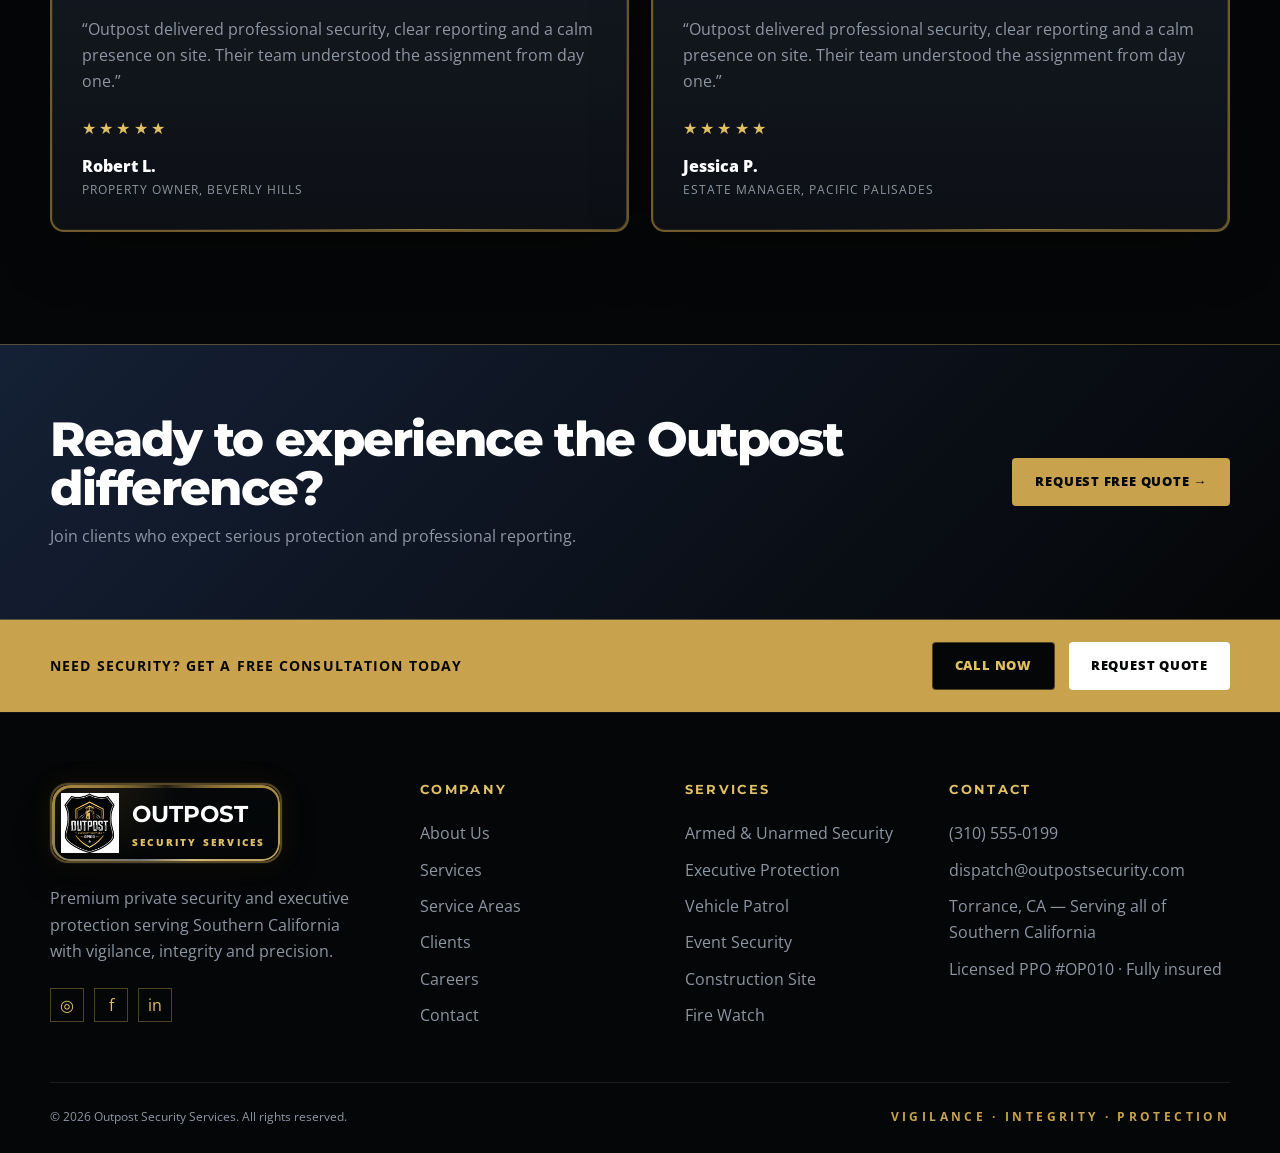
<file: clients.html>
<!doctype html><html lang="en"><head><meta charset="utf-8"><meta name="viewport" content="width=device-width,initial-scale=1"><title>Client Testimonials | Outpost Security Services</title><meta name="description" content="See why property managers, executives and businesses choose Outpost Security Services."><link rel="preconnect" href="https://fonts.googleapis.com"><link rel="preconnect" href="https://fonts.gstatic.com" crossorigin><link href="https://fonts.googleapis.com/css2?family=Montserrat:wght@600;700;800;900&family=Open+Sans:wght@400;600;700;800&display=swap" rel="stylesheet"><link rel="icon" href="assets/images/favicon.png"><link rel="stylesheet" href="assets/css/style.css"><script type="application/ld+json">{"@context":"https://schema.org","@type":"SecurityService","name":"Outpost Security Services","areaServed":["Los Angeles","Torrance","Long Beach","Orange County","Riverside","San Diego"],"telephone":"+1-310-555-0199","url":"https://example.com"}</script></head><body><header class="site-header"><div class="container nav-wrap"><a class="brand" href="index.html"><img src="assets/images/outpost-shield.webp" alt="Outpost Security Services logo"><span class="brand-text"><strong>OUTPOST</strong><span>Security Services</span></span></a><ul class="nav-menu"><li><a class="" href="index.html">Home</a></li><li><a class="" href="about.html">About</a></li><li><a class="" href="services.html">Services</a></li><li><a class="" href="service-areas.html">Service Areas</a></li><li><a class="active" href="clients.html">Clients</a></li><li><a class="" href="careers.html">Careers</a></li><li><a class="" href="contact.html">Contact</a></li></ul><div class="header-actions"><a class="header-phone" href="tel:+13105550199">(310) 555-0199</a><a class="btn" href="contact.html">Request Quote</a></div><button class="menu-toggle" aria-label="Open menu"><span></span><span></span><span></span></button></div></header><main><section class="hero small" data-slides="https://images.pexels.com/photos/35188667/pexels-photo-35188667.jpeg?auto=compress&amp;cs=tinysrgb&amp;w=1920|https://images.pexels.com/photos/18275559/pexels-photo-18275559.jpeg?auto=compress&amp;cs=tinysrgb&amp;w=1920|https://images.pexels.com/photos/30692441/pexels-photo-30692441.jpeg?auto=compress&amp;cs=tinysrgb&amp;w=1920"><img class="hero-mark" src="assets/images/outpost-logo.webp" alt=""><div class="container hero-content reveal"><span class="eyebrow">Client Trust</span><h1>Why Southern California chooses <span class="gold">Outpost.</span></h1><p class="hero-copy">Property managers, executives, event producers and high-net-worth clients trust Outpost to protect what matters most.</p></div></section><section class="section"><div class="container grid cols-2"><article class="card testimonial reveal delay-0"><div><div class="quote-mark">”</div><p>“Outpost delivered professional security, clear reporting and a calm presence on site. Their team understood the assignment from day one.”</p><div class="stars">★★★★★</div></div><div><div class="client-name">Daniel R.</div><div class="client-role">Director of Operations, Commercial Real Estate</div></div></article><article class="card testimonial reveal delay-1"><div><div class="quote-mark">”</div><p>“Outpost delivered professional security, clear reporting and a calm presence on site. Their team understood the assignment from day one.”</p><div class="stars">★★★★★</div></div><div><div class="client-name">Sarah M.</div><div class="client-role">Chief of Staff, Entertainment Industry</div></div></article><article class="card testimonial reveal delay-2"><div><div class="quote-mark">”</div><p>“Outpost delivered professional security, clear reporting and a calm presence on site. Their team understood the assignment from day one.”</p><div class="stars">★★★★★</div></div><div><div class="client-name">Marcus T.</div><div class="client-role">HOA President, Long Beach</div></div></article><article class="card testimonial reveal delay-0"><div><div class="quote-mark">”</div><p>“Outpost delivered professional security, clear reporting and a calm presence on site. Their team understood the assignment from day one.”</p><div class="stars">★★★★★</div></div><div><div class="client-name">Anna K.</div><div class="client-role">Project Manager, General Contractor</div></div></article><article class="card testimonial reveal delay-1"><div><div class="quote-mark">”</div><p>“Outpost delivered professional security, clear reporting and a calm presence on site. Their team understood the assignment from day one.”</p><div class="stars">★★★★★</div></div><div><div class="client-name">Robert L.</div><div class="client-role">Property Owner, Beverly Hills</div></div></article><article class="card testimonial reveal delay-2"><div><div class="quote-mark">”</div><p>“Outpost delivered professional security, clear reporting and a calm presence on site. Their team understood the assignment from day one.”</p><div class="stars">★★★★★</div></div><div><div class="client-name">Jessica P.</div><div class="client-role">Estate Manager, Pacific Palisades</div></div></article></div></section><section class="cta-band"><div class="container cta-inner reveal"><div><h2>Ready to experience the Outpost difference?</h2><p>Join clients who expect serious protection and professional reporting.</p></div><a class="btn" href="contact.html">Request Free Quote →</a></div></section></main><section class="gold-strip"><div class="container"><strong>Need security? Get a free consultation today</strong><div class="btn-row" style="margin:0"><a class="btn dark" href="tel:+13105550199">Call Now</a><a class="btn ghost" href="contact.html">Request Quote</a></div></div></section><footer class="site-footer"><div class="container footer-main"><div class="footer-col"><div class="footer-logo"><img src="assets/images/outpost-shield.webp" alt="Outpost shield mark"><div><strong>OUTPOST</strong><span>Security Services</span></div></div><p>Premium private security and executive protection serving Southern California with vigilance, integrity and precision.</p><div class="socials"><a href="#" aria-label="Instagram">◎</a><a href="#" aria-label="Facebook">f</a><a href="#" aria-label="LinkedIn">in</a></div></div><div class="footer-col"><h4>Company</h4><ul><li><a href="about.html">About Us</a></li><li><a href="services.html">Services</a></li><li><a href="service-areas.html">Service Areas</a></li><li><a href="clients.html">Clients</a></li><li><a href="careers.html">Careers</a></li><li><a href="contact.html">Contact</a></li></ul></div><div class="footer-col"><h4>Services</h4><ul><li><a href="services.html#armed">Armed & Unarmed Security</a></li><li><a href="services.html#executive">Executive Protection</a></li><li><a href="services.html#patrol">Vehicle Patrol</a></li><li><a href="services.html#event">Event Security</a></li><li><a href="services.html#construction">Construction Site</a></li><li><a href="services.html#fire">Fire Watch</a></li></ul></div><div class="footer-col"><h4>Contact</h4><ul><li><a href="tel:+13105550199">(310) 555-0199</a></li><li><a href="mailto:dispatch@outpostsecurity.com">dispatch@outpostsecurity.com</a></li><li>Torrance, CA — Serving all of Southern California</li><li>Licensed PPO #OP010 · Fully insured</li></ul></div></div><div class="container footer-bottom"><span>© 2026 Outpost Security Services. All rights reserved.</span><strong>Vigilance · Integrity · Protection</strong></div></footer><div class="mobile-cta"><a class="btn dark" href="tel:+13105550199">Call Now</a><a class="btn" href="contact.html">Request Quote</a></div><script src="assets/js/main.js"></script></body></html>
</file>
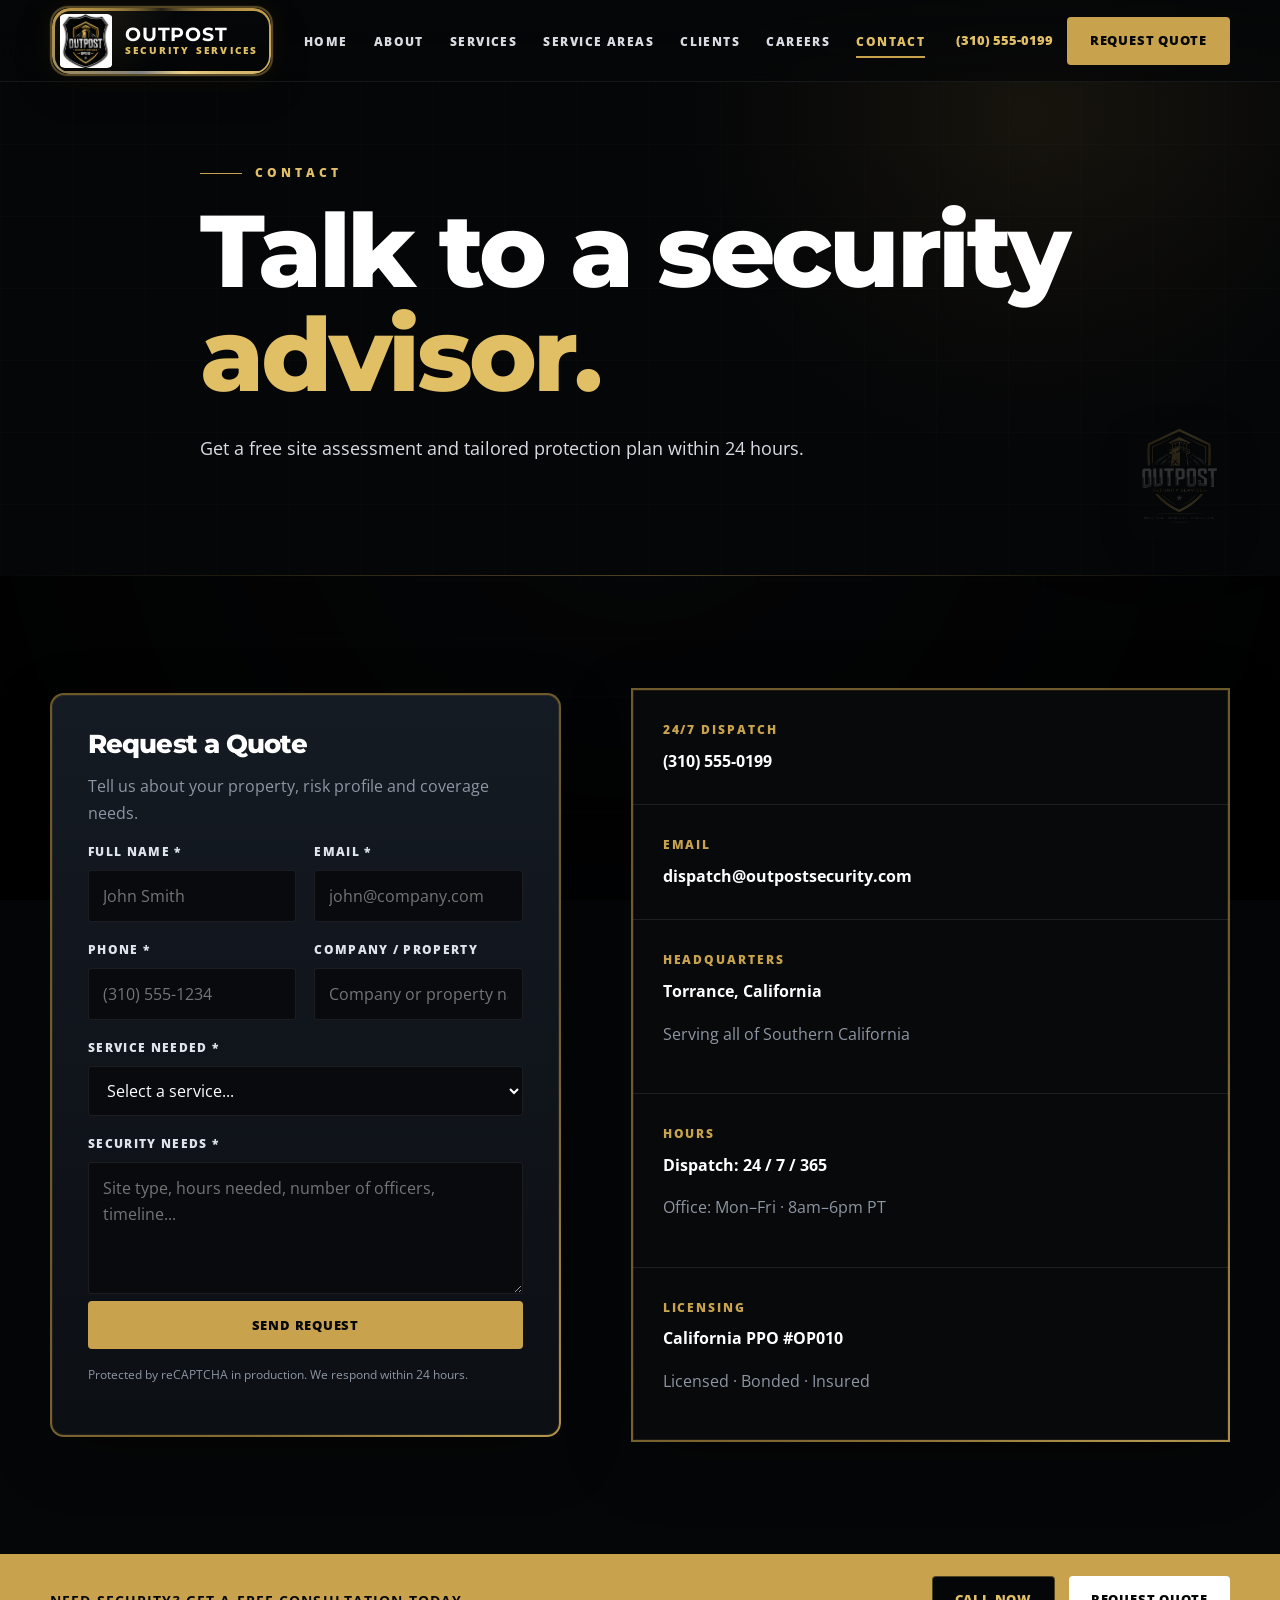
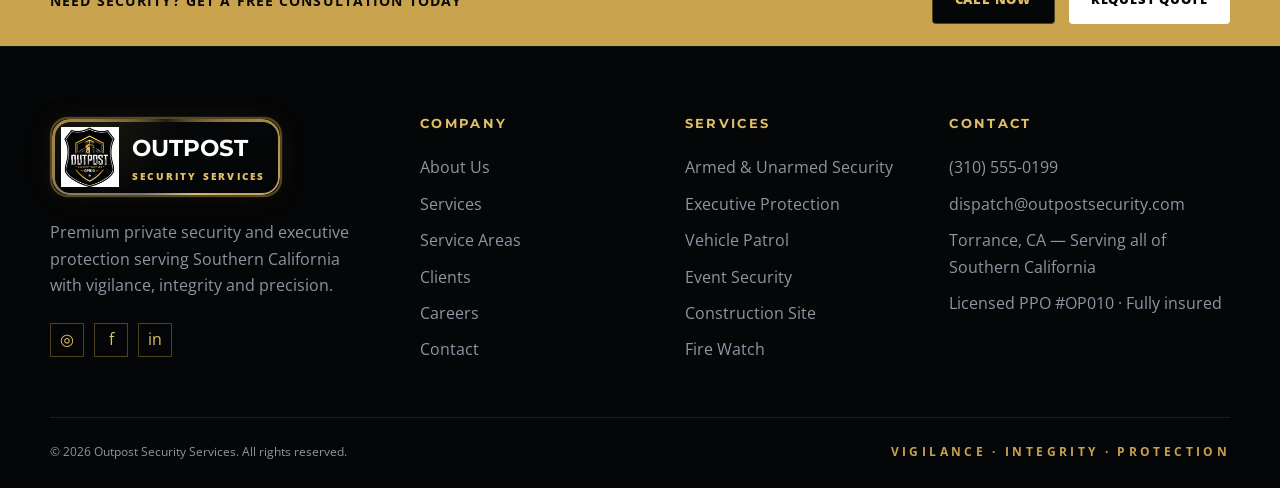
<file: contact.html>
<!doctype html><html lang="en"><head><meta charset="utf-8"><meta name="viewport" content="width=device-width,initial-scale=1"><title>Contact Outpost Security Services | Request a Security Quote</title><meta name="description" content="Request a security consultation, call dispatch or submit a quote request to Outpost Security Services."><link rel="preconnect" href="https://fonts.googleapis.com"><link rel="preconnect" href="https://fonts.gstatic.com" crossorigin><link href="https://fonts.googleapis.com/css2?family=Montserrat:wght@600;700;800;900&family=Open+Sans:wght@400;600;700;800&display=swap" rel="stylesheet"><link rel="icon" href="assets/images/favicon.png"><link rel="stylesheet" href="assets/css/style.css"><script type="application/ld+json">{"@context":"https://schema.org","@type":"SecurityService","name":"Outpost Security Services","areaServed":["Los Angeles","Torrance","Long Beach","Orange County","Riverside","San Diego"],"telephone":"+1-310-555-0199","url":"https://example.com"}</script></head><body><header class="site-header"><div class="container nav-wrap"><a class="brand" href="index.html"><img src="assets/images/outpost-shield.webp" alt="Outpost Security Services logo"><span class="brand-text"><strong>OUTPOST</strong><span>Security Services</span></span></a><ul class="nav-menu"><li><a class="" href="index.html">Home</a></li><li><a class="" href="about.html">About</a></li><li><a class="" href="services.html">Services</a></li><li><a class="" href="service-areas.html">Service Areas</a></li><li><a class="" href="clients.html">Clients</a></li><li><a class="" href="careers.html">Careers</a></li><li><a class="active" href="contact.html">Contact</a></li></ul><div class="header-actions"><a class="header-phone" href="tel:+13105550199">(310) 555-0199</a><a class="btn" href="contact.html">Request Quote</a></div><button class="menu-toggle" aria-label="Open menu"><span></span><span></span><span></span></button></div></header><main><section class="hero small" data-slides="https://images.pexels.com/photos/30692441/pexels-photo-30692441.jpeg?auto=compress&amp;cs=tinysrgb&amp;w=1920|https://images.pexels.com/photos/30481728/pexels-photo-30481728.jpeg?auto=compress&amp;cs=tinysrgb&amp;w=1920|https://images.pexels.com/photos/14589851/pexels-photo-14589851.jpeg?auto=compress&amp;cs=tinysrgb&amp;w=1920"><img class="hero-mark" src="assets/images/outpost-logo.webp" alt=""><div class="container hero-content reveal"><span class="eyebrow">Contact</span><h1>Talk to a security <span class="gold">advisor.</span></h1><p class="hero-copy">Get a free site assessment and tailored protection plan within 24 hours.</p></div></section><section class="section"><div class="container split reverse"><div><form class="quote-card reveal" data-form><h3>Request a Quote</h3><p class="muted">Tell us about your property, risk profile and coverage needs.</p><div class="form-grid"><div class="form-group"><label>Full Name *</label><input required placeholder="John Smith"></div><div class="form-group"><label>Email *</label><input type="email" required placeholder="john@company.com"></div><div class="form-group"><label>Phone *</label><input required placeholder="(310) 555-1234"></div><div class="form-group"><label>Company / Property</label><input placeholder="Company or property name"></div><div class="form-group full"><label>Service Needed *</label><select required><option value="">Select a service...</option><option>Armed Security</option><option>Unarmed Security</option><option>Vehicle Patrol</option><option>Fire Watch</option><option>Executive Protection</option><option>Event Security</option><option>Construction Site Security</option><option>Residential Security</option><option>Commercial Security</option><option>Security Consulting</option></select></div><div class="form-group full"><label>Security Needs *</label><textarea required placeholder="Site type, hours needed, number of officers, timeline..."></textarea></div></div><button class="btn full" type="submit">Send Request</button><p class="form-note">Protected by reCAPTCHA in production. We respond within 24 hours.</p><div class="form-message"></div></form></div><aside class="contact-panel reveal delay-1"><div class="contact-row"><span>24/7 Dispatch</span><strong><a href="tel:+13105550199">(310) 555-0199</a></strong></div><div class="contact-row"><span>Email</span><strong><a href="mailto:dispatch@outpostsecurity.com">dispatch@outpostsecurity.com</a></strong></div><div class="contact-row"><span>Headquarters</span><strong>Torrance, California</strong><p class="muted">Serving all of Southern California</p></div><div class="contact-row"><span>Hours</span><strong>Dispatch: 24 / 7 / 365</strong><p class="muted">Office: Mon–Fri · 8am–6pm PT</p></div><div class="contact-row"><span>Licensing</span><strong>California PPO #OP010</strong><p class="muted">Licensed · Bonded · Insured</p></div></aside></div></section></main><section class="gold-strip"><div class="container"><strong>Need security? Get a free consultation today</strong><div class="btn-row" style="margin:0"><a class="btn dark" href="tel:+13105550199">Call Now</a><a class="btn ghost" href="contact.html">Request Quote</a></div></div></section><footer class="site-footer"><div class="container footer-main"><div class="footer-col"><div class="footer-logo"><img src="assets/images/outpost-shield.webp" alt="Outpost shield mark"><div><strong>OUTPOST</strong><span>Security Services</span></div></div><p>Premium private security and executive protection serving Southern California with vigilance, integrity and precision.</p><div class="socials"><a href="#" aria-label="Instagram">◎</a><a href="#" aria-label="Facebook">f</a><a href="#" aria-label="LinkedIn">in</a></div></div><div class="footer-col"><h4>Company</h4><ul><li><a href="about.html">About Us</a></li><li><a href="services.html">Services</a></li><li><a href="service-areas.html">Service Areas</a></li><li><a href="clients.html">Clients</a></li><li><a href="careers.html">Careers</a></li><li><a href="contact.html">Contact</a></li></ul></div><div class="footer-col"><h4>Services</h4><ul><li><a href="services.html#armed">Armed & Unarmed Security</a></li><li><a href="services.html#executive">Executive Protection</a></li><li><a href="services.html#patrol">Vehicle Patrol</a></li><li><a href="services.html#event">Event Security</a></li><li><a href="services.html#construction">Construction Site</a></li><li><a href="services.html#fire">Fire Watch</a></li></ul></div><div class="footer-col"><h4>Contact</h4><ul><li><a href="tel:+13105550199">(310) 555-0199</a></li><li><a href="mailto:dispatch@outpostsecurity.com">dispatch@outpostsecurity.com</a></li><li>Torrance, CA — Serving all of Southern California</li><li>Licensed PPO #OP010 · Fully insured</li></ul></div></div><div class="container footer-bottom"><span>© 2026 Outpost Security Services. All rights reserved.</span><strong>Vigilance · Integrity · Protection</strong></div></footer><div class="mobile-cta"><a class="btn dark" href="tel:+13105550199">Call Now</a><a class="btn" href="contact.html">Request Quote</a></div><script src="assets/js/main.js"></script></body></html>
</file>
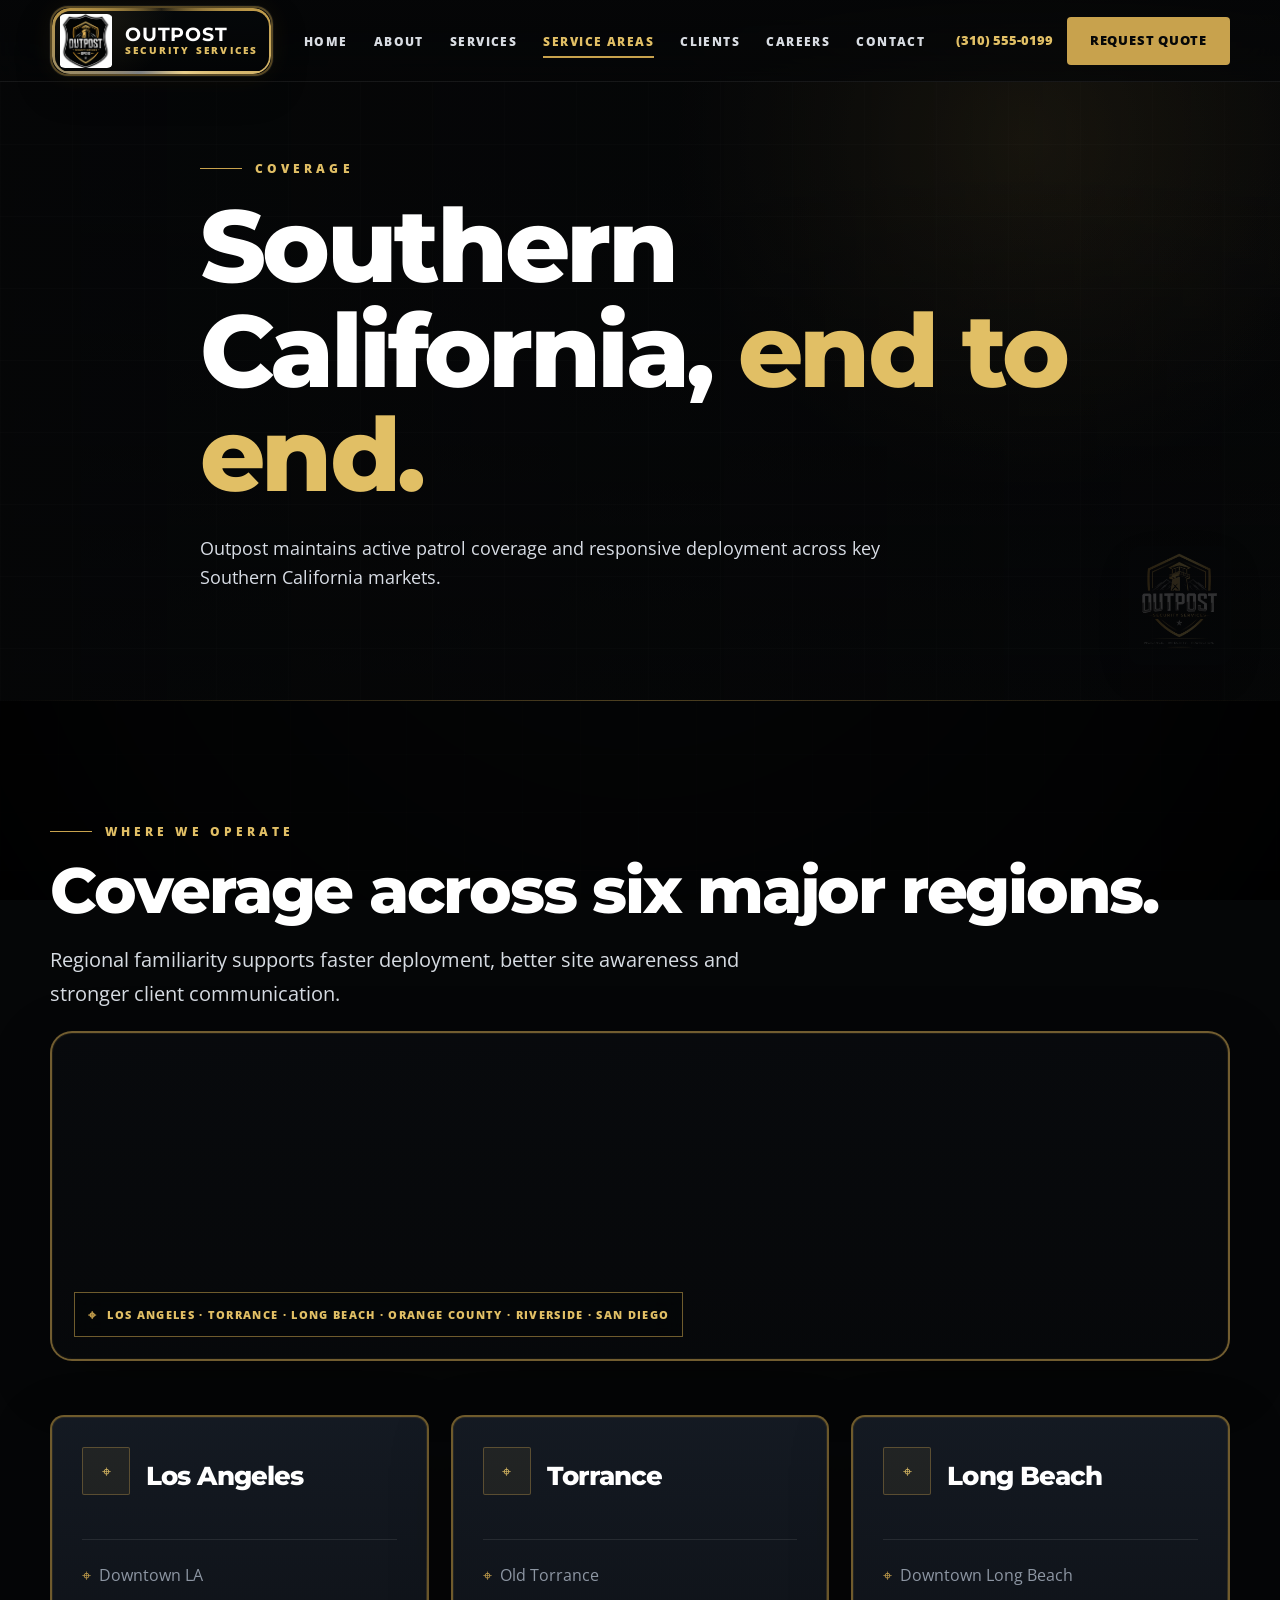
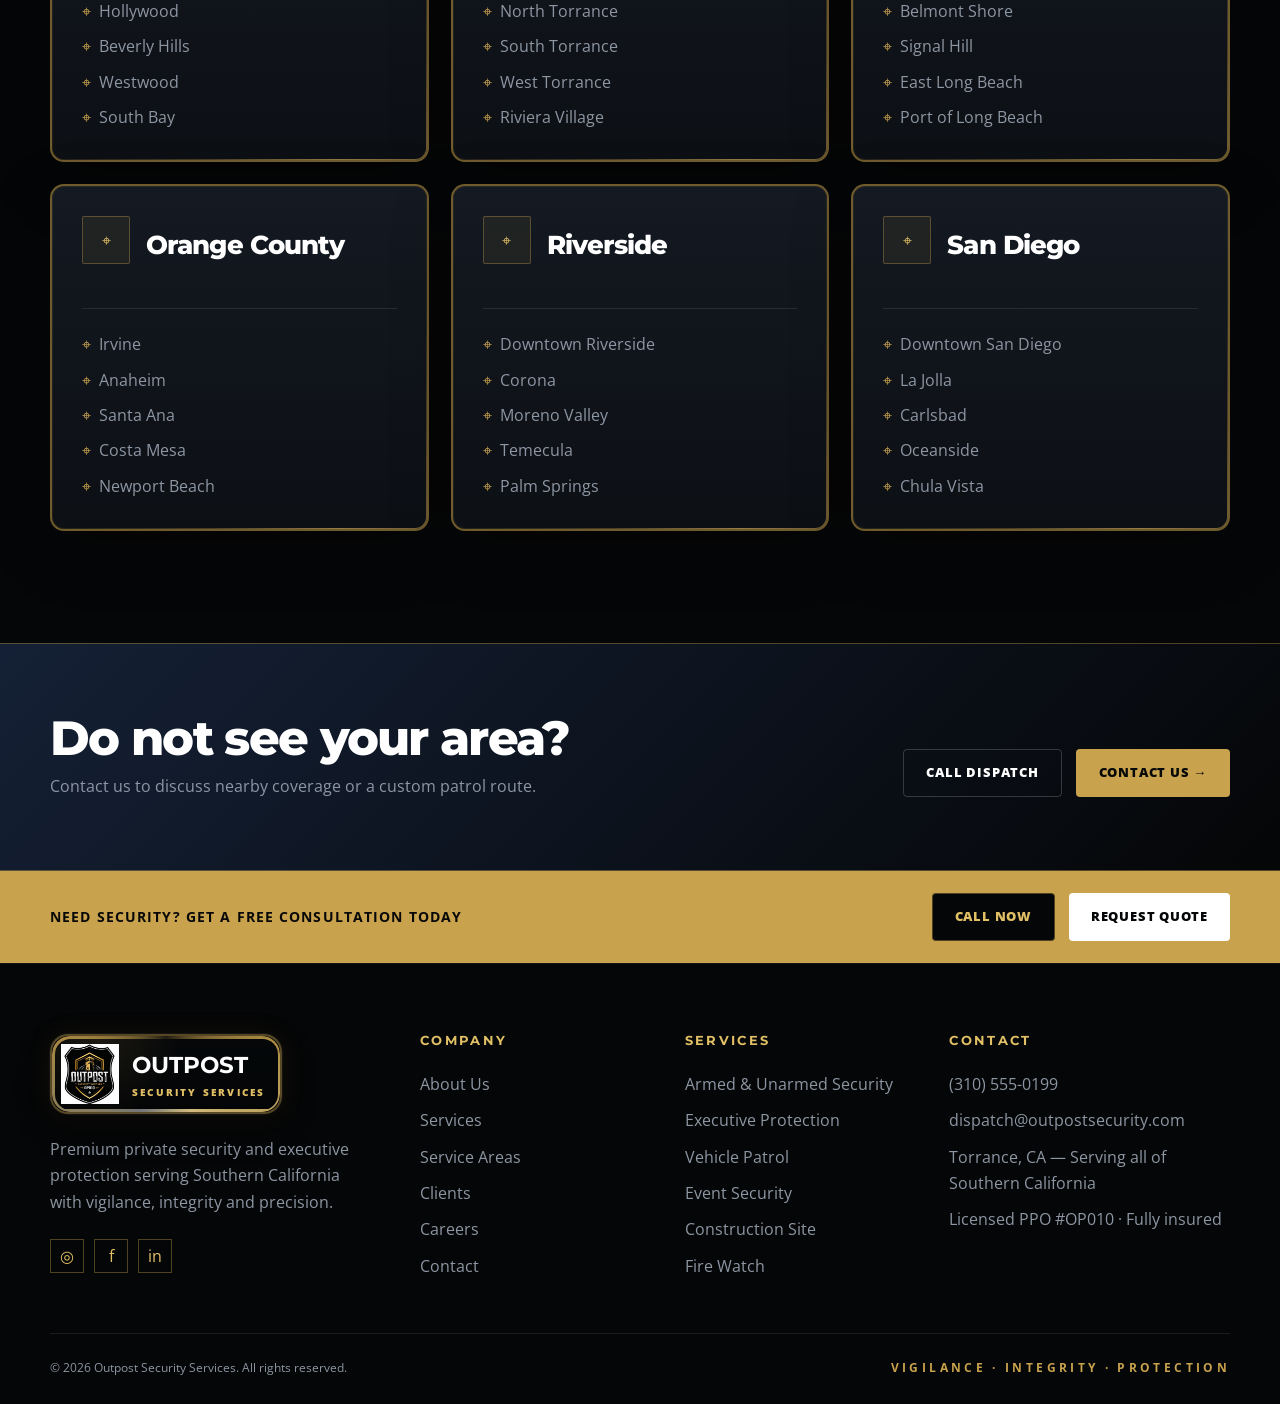
<file: service-areas.html>
<!doctype html><html lang="en"><head><meta charset="utf-8"><meta name="viewport" content="width=device-width,initial-scale=1"><title>Security Service Areas | Los Angeles, Torrance, Long Beach, Orange County, Riverside & San Diego</title><meta name="description" content="Outpost Security Services coverage across Southern California including Los Angeles, Torrance, Long Beach, Orange County, Riverside and San Diego."><link rel="preconnect" href="https://fonts.googleapis.com"><link rel="preconnect" href="https://fonts.gstatic.com" crossorigin><link href="https://fonts.googleapis.com/css2?family=Montserrat:wght@600;700;800;900&family=Open+Sans:wght@400;600;700;800&display=swap" rel="stylesheet"><link rel="icon" href="assets/images/favicon.png"><link rel="stylesheet" href="assets/css/style.css"><script type="application/ld+json">{"@context":"https://schema.org","@type":"SecurityService","name":"Outpost Security Services","areaServed":["Los Angeles","Torrance","Long Beach","Orange County","Riverside","San Diego"],"telephone":"+1-310-555-0199","url":"https://example.com"}</script></head><body><header class="site-header"><div class="container nav-wrap"><a class="brand" href="index.html"><img src="assets/images/outpost-shield.webp" alt="Outpost Security Services logo"><span class="brand-text"><strong>OUTPOST</strong><span>Security Services</span></span></a><ul class="nav-menu"><li><a class="" href="index.html">Home</a></li><li><a class="" href="about.html">About</a></li><li><a class="" href="services.html">Services</a></li><li><a class="active" href="service-areas.html">Service Areas</a></li><li><a class="" href="clients.html">Clients</a></li><li><a class="" href="careers.html">Careers</a></li><li><a class="" href="contact.html">Contact</a></li></ul><div class="header-actions"><a class="header-phone" href="tel:+13105550199">(310) 555-0199</a><a class="btn" href="contact.html">Request Quote</a></div><button class="menu-toggle" aria-label="Open menu"><span></span><span></span><span></span></button></div></header><main><section class="hero small" data-slides="https://images.pexels.com/photos/35291216/pexels-photo-35291216.jpeg?auto=compress&amp;cs=tinysrgb&amp;w=1920|https://images.pexels.com/photos/35291208/pexels-photo-35291208.jpeg?auto=compress&amp;cs=tinysrgb&amp;w=1920|https://images.pexels.com/photos/17845349/pexels-photo-17845349.jpeg?auto=compress&amp;cs=tinysrgb&amp;w=1920"><img class="hero-mark" src="assets/images/outpost-logo.webp" alt=""><div class="container hero-content reveal"><span class="eyebrow">Coverage</span><h1>Southern California, <span class="gold">end to end.</span></h1><p class="hero-copy">Outpost maintains active patrol coverage and responsive deployment across key Southern California markets.</p></div></section><section class="section"><div class="container"><div class="page-intro reveal"><span class="eyebrow">Where We Operate</span><h2>Coverage across six major regions.</h2><p class="lead">Regional familiarity supports faster deployment, better site awareness and stronger client communication.</p><div class="photo-card wide reveal delay-1" data-photo-slides="https://images.pexels.com/photos/35291208/pexels-photo-35291208.jpeg?auto=compress&cs=tinysrgb&w=1920|https://images.pexels.com/photos/356830/pexels-photo-356830.jpeg?auto=compress&cs=tinysrgb&w=1920|https://images.pexels.com/photos/342113/pexels-photo-342113.jpeg?auto=compress&cs=tinysrgb&w=1920|https://images.pexels.com/photos/208701/pexels-photo-208701.jpeg?auto=compress&cs=tinysrgb&w=1920|https://images.pexels.com/photos/323705/pexels-photo-323705.jpeg?auto=compress&cs=tinysrgb&w=1920|https://images.pexels.com/photos/466685/pexels-photo-466685.jpeg?auto=compress&cs=tinysrgb&w=1920"><span class="coverage-caption">Los Angeles · Torrance · Long Beach · Orange County · Riverside · San Diego</span></div></div><div class="grid cols-3"><article class="card area-card reveal delay-0"><div class="area-head"><div class="icon">⌖</div><h3>Los Angeles</h3></div><ul><li>Downtown LA</li><li>Hollywood</li><li>Beverly Hills</li><li>Westwood</li><li>South Bay</li></ul></article><article class="card area-card reveal delay-1"><div class="area-head"><div class="icon">⌖</div><h3>Torrance</h3></div><ul><li>Old Torrance</li><li>North Torrance</li><li>South Torrance</li><li>West Torrance</li><li>Riviera Village</li></ul></article><article class="card area-card reveal delay-2"><div class="area-head"><div class="icon">⌖</div><h3>Long Beach</h3></div><ul><li>Downtown Long Beach</li><li>Belmont Shore</li><li>Signal Hill</li><li>East Long Beach</li><li>Port of Long Beach</li></ul></article><article class="card area-card reveal delay-0"><div class="area-head"><div class="icon">⌖</div><h3>Orange County</h3></div><ul><li>Irvine</li><li>Anaheim</li><li>Santa Ana</li><li>Costa Mesa</li><li>Newport Beach</li></ul></article><article class="card area-card reveal delay-1"><div class="area-head"><div class="icon">⌖</div><h3>Riverside</h3></div><ul><li>Downtown Riverside</li><li>Corona</li><li>Moreno Valley</li><li>Temecula</li><li>Palm Springs</li></ul></article><article class="card area-card reveal delay-2"><div class="area-head"><div class="icon">⌖</div><h3>San Diego</h3></div><ul><li>Downtown San Diego</li><li>La Jolla</li><li>Carlsbad</li><li>Oceanside</li><li>Chula Vista</li></ul></article></div></div></section><section class="cta-band"><div class="container cta-inner reveal"><div><h2>Do not see your area?</h2><p>Contact us to discuss nearby coverage or a custom patrol route.</p></div><div class="btn-row"><a class="btn ghost" href="tel:+13105550199">Call Dispatch</a><a class="btn" href="contact.html">Contact Us →</a></div></div></section></main><section class="gold-strip"><div class="container"><strong>Need security? Get a free consultation today</strong><div class="btn-row" style="margin:0"><a class="btn dark" href="tel:+13105550199">Call Now</a><a class="btn ghost" href="contact.html">Request Quote</a></div></div></section><footer class="site-footer"><div class="container footer-main"><div class="footer-col"><div class="footer-logo"><img src="assets/images/outpost-shield.webp" alt="Outpost shield mark"><div><strong>OUTPOST</strong><span>Security Services</span></div></div><p>Premium private security and executive protection serving Southern California with vigilance, integrity and precision.</p><div class="socials"><a href="#" aria-label="Instagram">◎</a><a href="#" aria-label="Facebook">f</a><a href="#" aria-label="LinkedIn">in</a></div></div><div class="footer-col"><h4>Company</h4><ul><li><a href="about.html">About Us</a></li><li><a href="services.html">Services</a></li><li><a href="service-areas.html">Service Areas</a></li><li><a href="clients.html">Clients</a></li><li><a href="careers.html">Careers</a></li><li><a href="contact.html">Contact</a></li></ul></div><div class="footer-col"><h4>Services</h4><ul><li><a href="services.html#armed">Armed & Unarmed Security</a></li><li><a href="services.html#executive">Executive Protection</a></li><li><a href="services.html#patrol">Vehicle Patrol</a></li><li><a href="services.html#event">Event Security</a></li><li><a href="services.html#construction">Construction Site</a></li><li><a href="services.html#fire">Fire Watch</a></li></ul></div><div class="footer-col"><h4>Contact</h4><ul><li><a href="tel:+13105550199">(310) 555-0199</a></li><li><a href="mailto:dispatch@outpostsecurity.com">dispatch@outpostsecurity.com</a></li><li>Torrance, CA — Serving all of Southern California</li><li>Licensed PPO #OP010 · Fully insured</li></ul></div></div><div class="container footer-bottom"><span>© 2026 Outpost Security Services. All rights reserved.</span><strong>Vigilance · Integrity · Protection</strong></div></footer><div class="mobile-cta"><a class="btn dark" href="tel:+13105550199">Call Now</a><a class="btn" href="contact.html">Request Quote</a></div><script src="assets/js/main.js"></script></body></html>
</file>
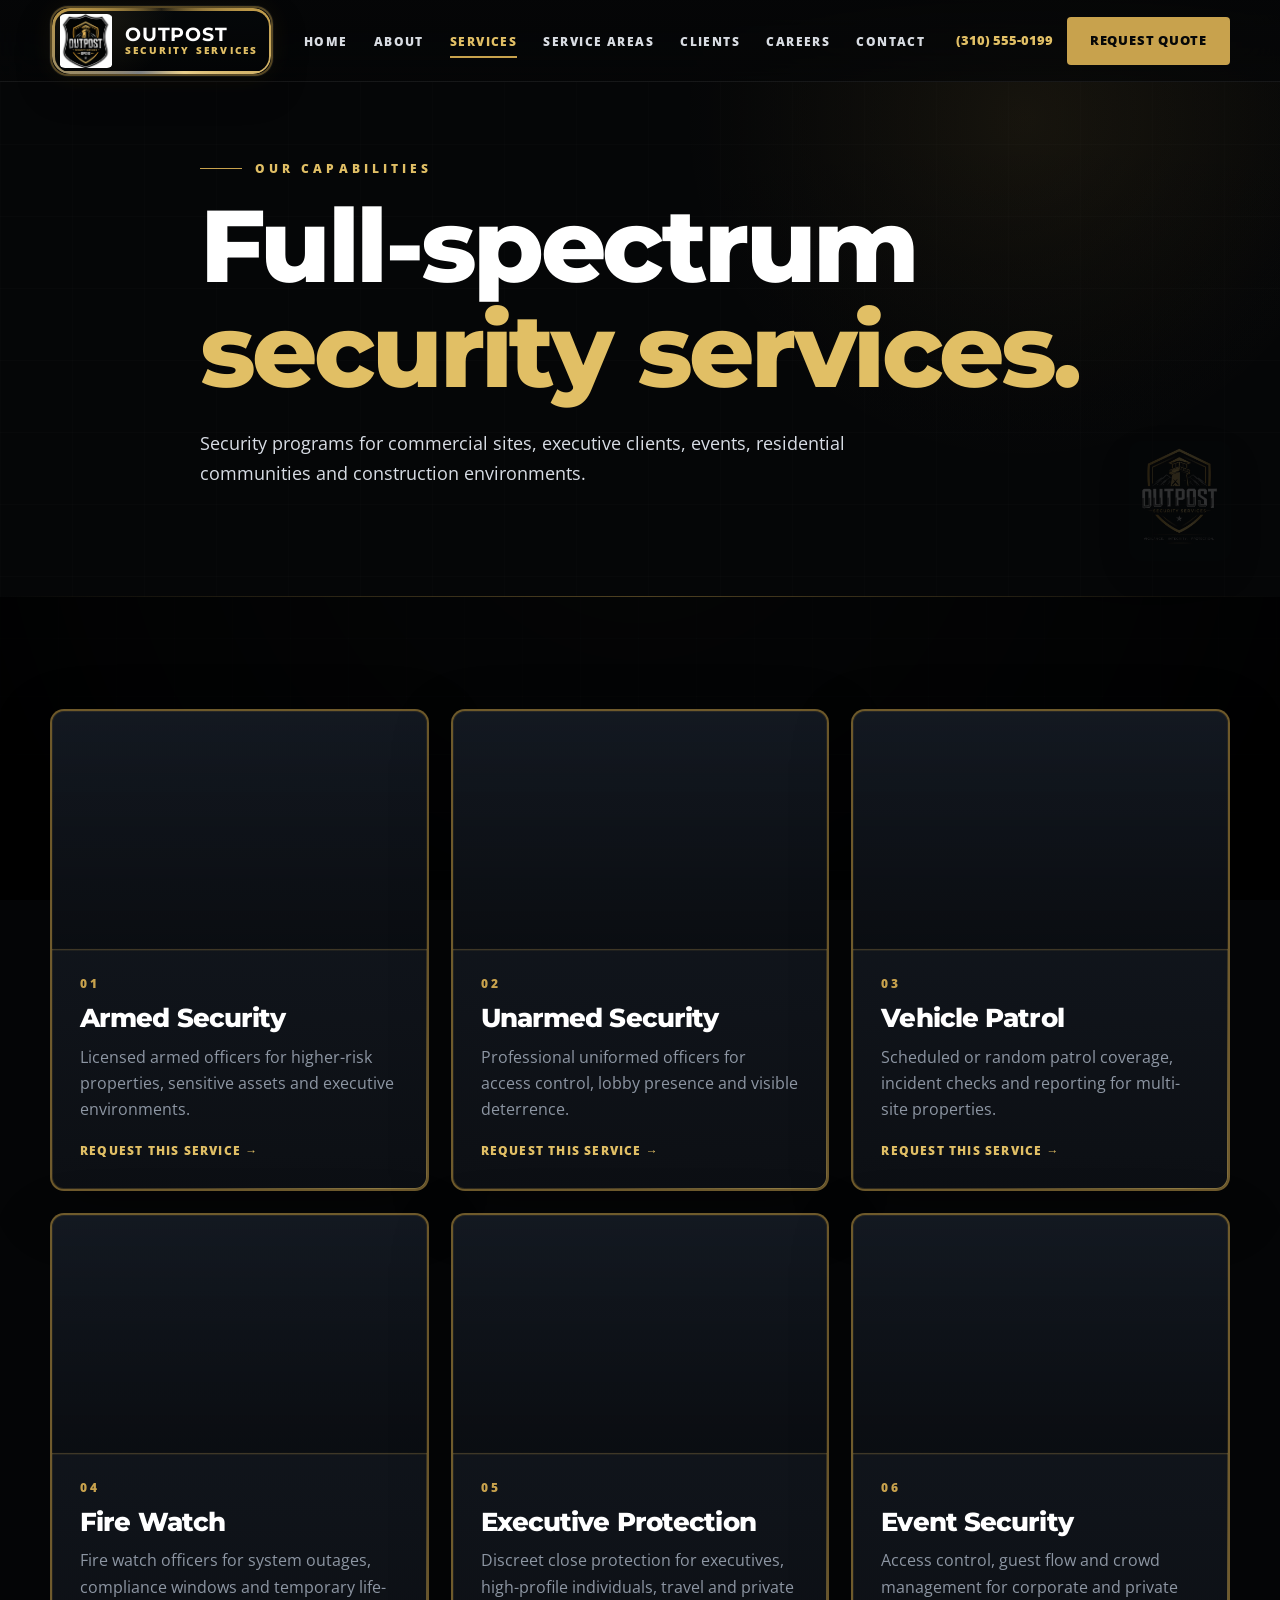
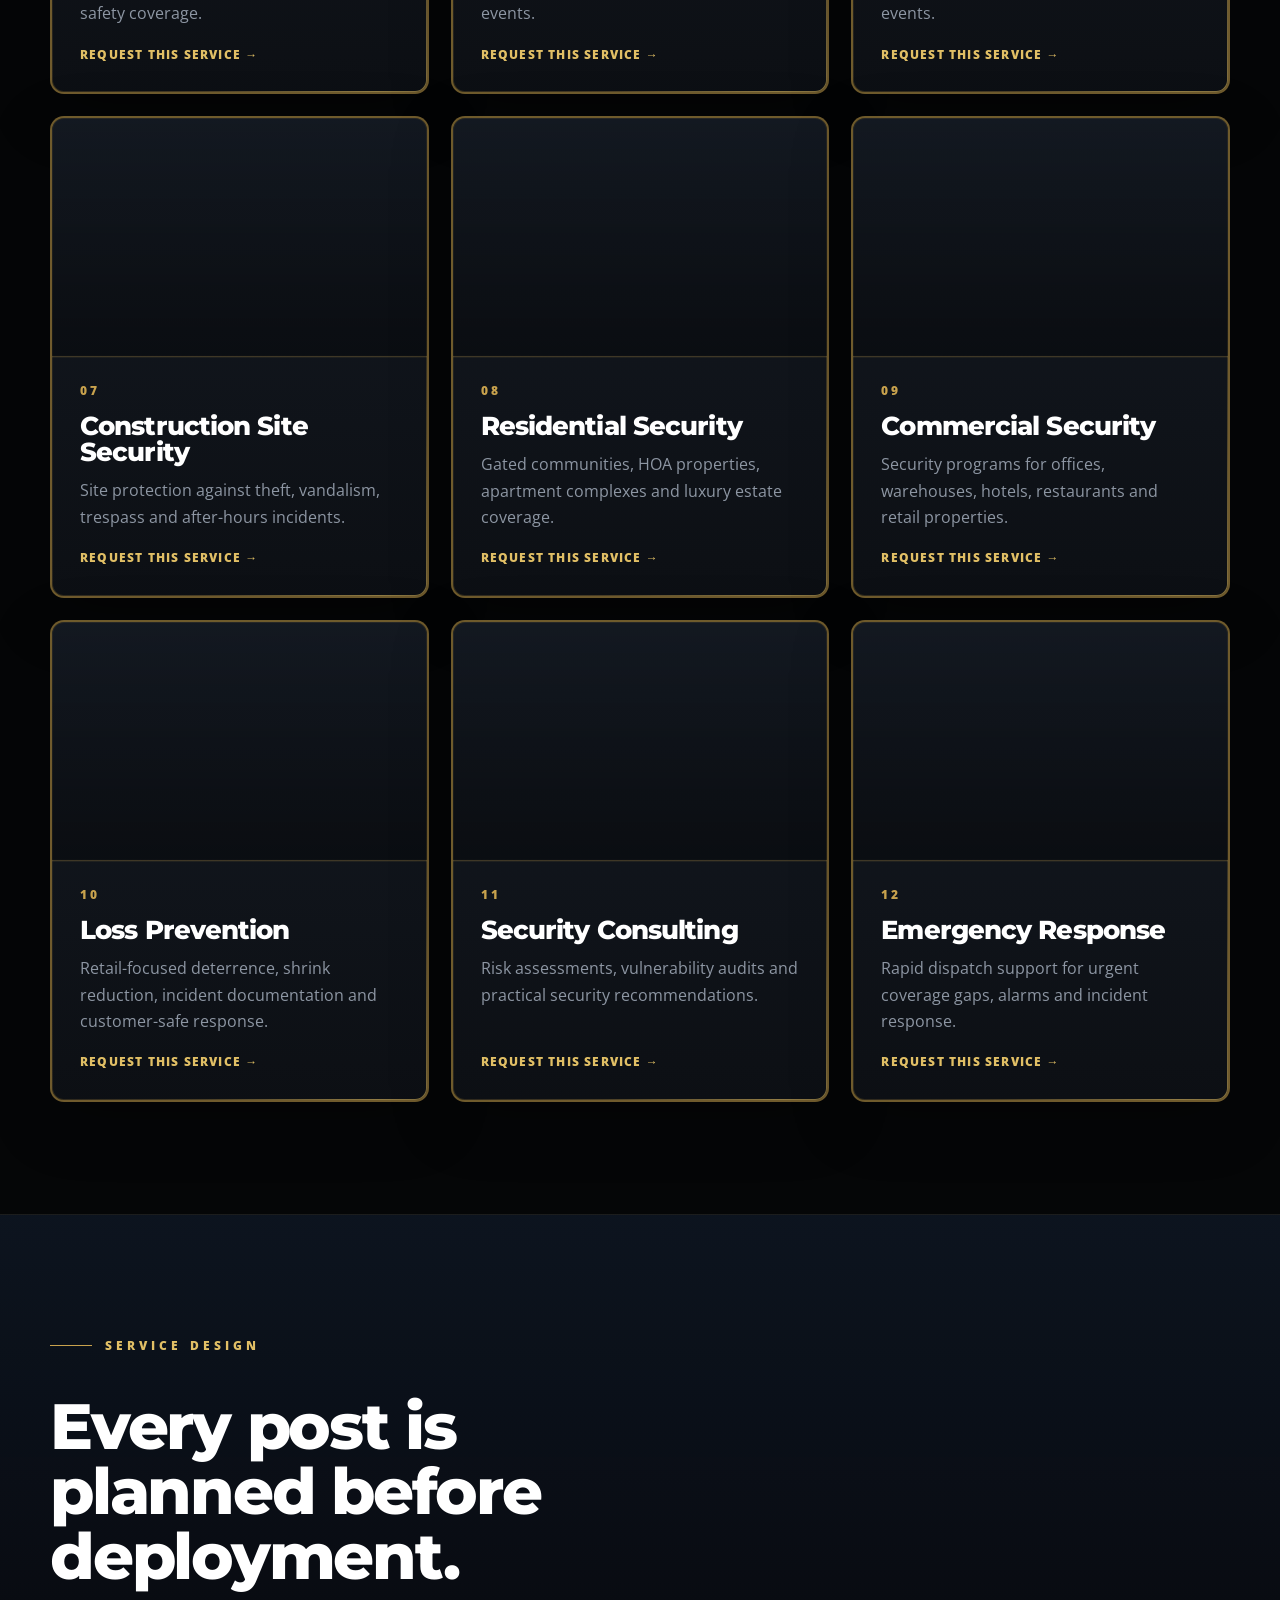
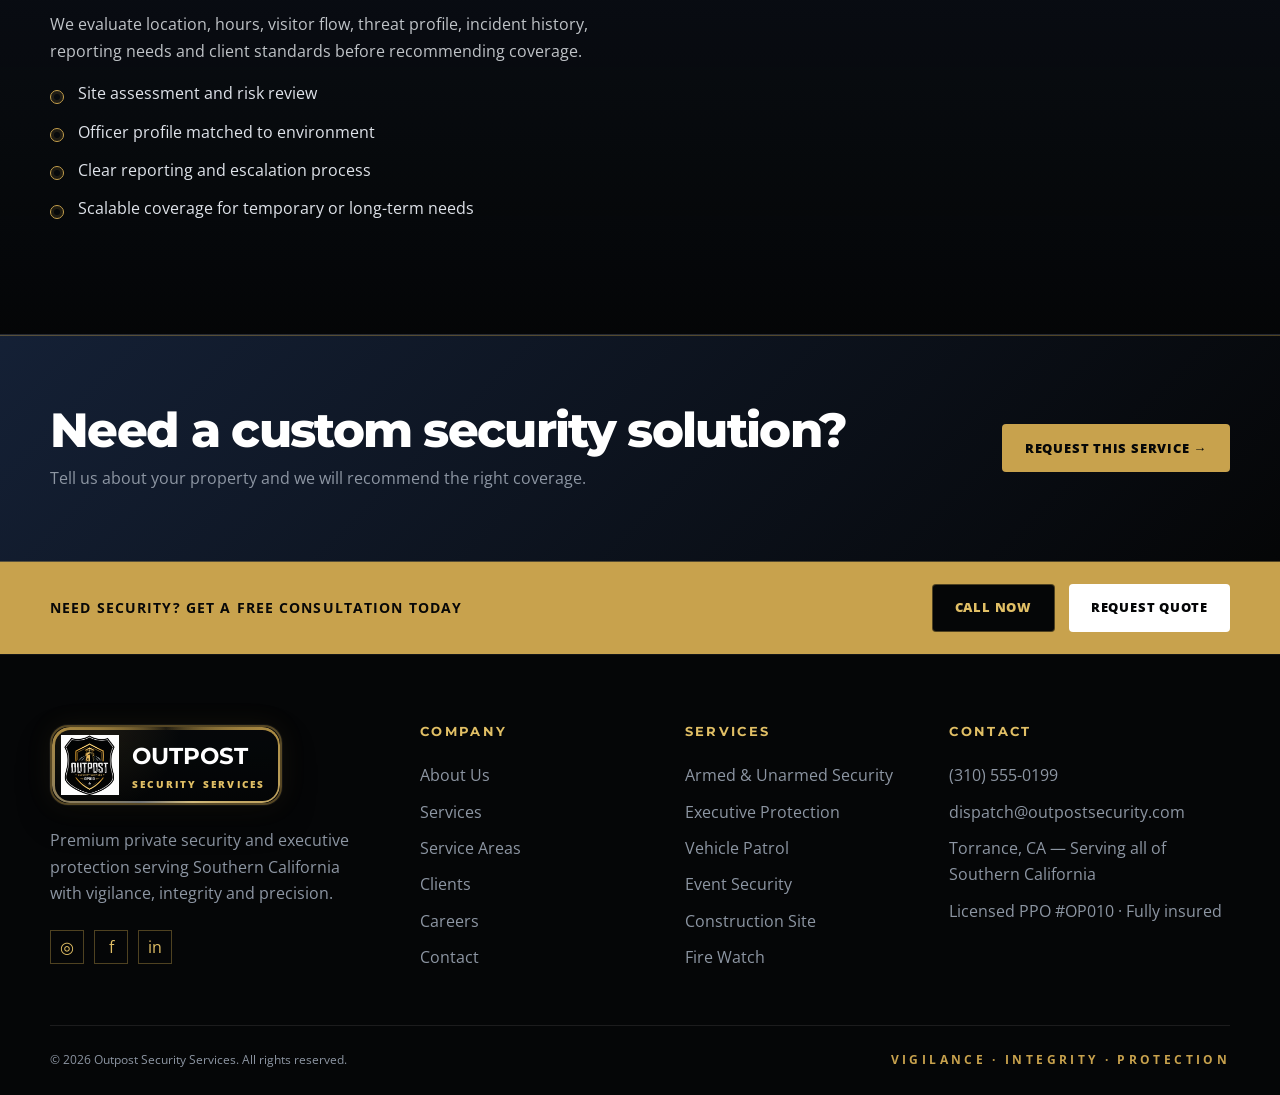
<file: services.html>
<!doctype html><html lang="en"><head><meta charset="utf-8"><meta name="viewport" content="width=device-width,initial-scale=1"><title>Security Services | Armed, Unarmed, Patrol, Fire Watch & Executive Protection</title><meta name="description" content="Explore armed security, unarmed security, patrol, fire watch, executive protection, event security and more."><link rel="preconnect" href="https://fonts.googleapis.com"><link rel="preconnect" href="https://fonts.gstatic.com" crossorigin><link href="https://fonts.googleapis.com/css2?family=Montserrat:wght@600;700;800;900&family=Open+Sans:wght@400;600;700;800&display=swap" rel="stylesheet"><link rel="icon" href="assets/images/favicon.png"><link rel="stylesheet" href="assets/css/style.css"><script type="application/ld+json">{"@context":"https://schema.org","@type":"SecurityService","name":"Outpost Security Services","areaServed":["Los Angeles","Torrance","Long Beach","Orange County","Riverside","San Diego"],"telephone":"+1-310-555-0199","url":"https://example.com"}</script></head><body><header class="site-header"><div class="container nav-wrap"><a class="brand" href="index.html"><img src="assets/images/outpost-shield.webp" alt="Outpost Security Services logo"><span class="brand-text"><strong>OUTPOST</strong><span>Security Services</span></span></a><ul class="nav-menu"><li><a class="" href="index.html">Home</a></li><li><a class="" href="about.html">About</a></li><li><a class="active" href="services.html">Services</a></li><li><a class="" href="service-areas.html">Service Areas</a></li><li><a class="" href="clients.html">Clients</a></li><li><a class="" href="careers.html">Careers</a></li><li><a class="" href="contact.html">Contact</a></li></ul><div class="header-actions"><a class="header-phone" href="tel:+13105550199">(310) 555-0199</a><a class="btn" href="contact.html">Request Quote</a></div><button class="menu-toggle" aria-label="Open menu"><span></span><span></span><span></span></button></div></header><main><section class="hero small" data-slides="https://images.pexels.com/photos/30516935/pexels-photo-30516935.jpeg?auto=compress&amp;cs=tinysrgb&amp;w=1920|https://images.pexels.com/photos/30481728/pexels-photo-30481728.jpeg?auto=compress&amp;cs=tinysrgb&amp;w=1920|https://images.pexels.com/photos/34585117/pexels-photo-34585117.jpeg?auto=compress&amp;cs=tinysrgb&amp;w=1920|https://images.pexels.com/photos/15482700/pexels-photo-15482700.jpeg?auto=compress&amp;cs=tinysrgb&amp;w=1920"><img class="hero-mark" src="assets/images/outpost-logo.webp" alt=""><div class="container hero-content reveal"><span class="eyebrow">Our Capabilities</span><h1>Full-spectrum <span class="gold">security services.</span></h1><p class="hero-copy">Security programs for commercial sites, executive clients, events, residential communities and construction environments.</p></div></section><section class="section"><div class="container"><div class="grid cols-3">
<article id="armed" class="card service-feature reveal"><div class="service-img" style="--photo:url('https://images.pexels.com/photos/30516935/pexels-photo-30516935.jpeg?auto=compress&cs=tinysrgb&w=1920')"></div><div class="service-body"><span class="service-number">01</span><h3>Armed Security</h3><p>Licensed armed officers for higher-risk properties, sensitive assets and executive environments.</p><a class="card-link" href="contact.html">Request this service →</a></div></article>
<article id="unarmed" class="card service-feature reveal delay-1"><div class="service-img" style="--photo:url('https://images.pexels.com/photos/19922732/pexels-photo-19922732.jpeg?auto=compress&cs=tinysrgb&w=1920')"></div><div class="service-body"><span class="service-number">02</span><h3>Unarmed Security</h3><p>Professional uniformed officers for access control, lobby presence and visible deterrence.</p><a class="card-link" href="contact.html">Request this service →</a></div></article>
<article id="patrol" class="card service-feature reveal delay-2"><div class="service-img" style="--photo:url('https://images.pexels.com/photos/18530600/pexels-photo-18530600.jpeg?auto=compress&cs=tinysrgb&w=1920')"></div><div class="service-body"><span class="service-number">03</span><h3>Vehicle Patrol</h3><p>Scheduled or random patrol coverage, incident checks and reporting for multi-site properties.</p><a class="card-link" href="contact.html">Request this service →</a></div></article>
<article id="fire" class="card service-feature reveal"><div class="service-img" style="--photo:url('https://images.pexels.com/photos/279810/pexels-photo-279810.jpeg?auto=compress&cs=tinysrgb&w=1920')"></div><div class="service-body"><span class="service-number">04</span><h3>Fire Watch</h3><p>Fire watch officers for system outages, compliance windows and temporary life-safety coverage.</p><a class="card-link" href="contact.html">Request this service →</a></div></article>
<article id="executive" class="card service-feature reveal delay-1"><div class="service-img" style="--photo:url('https://images.pexels.com/photos/5669602/pexels-photo-5669602.jpeg?auto=compress&cs=tinysrgb&w=1920')"></div><div class="service-body"><span class="service-number">05</span><h3>Executive Protection</h3><p>Discreet close protection for executives, high-profile individuals, travel and private events.</p><a class="card-link" href="contact.html">Request this service →</a></div></article>
<article id="event" class="card service-feature reveal delay-2"><div class="service-img" style="--photo:url('https://images.pexels.com/photos/2608517/pexels-photo-2608517.jpeg?auto=compress&cs=tinysrgb&w=1920')"></div><div class="service-body"><span class="service-number">06</span><h3>Event Security</h3><p>Access control, guest flow and crowd management for corporate and private events.</p><a class="card-link" href="contact.html">Request this service →</a></div></article>
<article id="construction" class="card service-feature reveal"><div class="service-img" style="--photo:url('https://images.pexels.com/photos/2219024/pexels-photo-2219024.jpeg?auto=compress&cs=tinysrgb&w=1920')"></div><div class="service-body"><span class="service-number">07</span><h3>Construction Site Security</h3><p>Site protection against theft, vandalism, trespass and after-hours incidents.</p><a class="card-link" href="contact.html">Request this service →</a></div></article>
<article id="residential" class="card service-feature reveal delay-1"><div class="service-img" style="--photo:url('https://images.pexels.com/photos/323780/pexels-photo-323780.jpeg?auto=compress&cs=tinysrgb&w=1920')"></div><div class="service-body"><span class="service-number">08</span><h3>Residential Security</h3><p>Gated communities, HOA properties, apartment complexes and luxury estate coverage.</p><a class="card-link" href="contact.html">Request this service →</a></div></article>
<article id="commercial" class="card service-feature reveal delay-2"><div class="service-img" style="--photo:url('https://images.pexels.com/photos/325185/pexels-photo-325185.jpeg?auto=compress&cs=tinysrgb&w=1920')"></div><div class="service-body"><span class="service-number">09</span><h3>Commercial Security</h3><p>Security programs for offices, warehouses, hotels, restaurants and retail properties.</p><a class="card-link" href="contact.html">Request this service →</a></div></article>
<article id="loss" class="card service-feature reveal"><div class="service-img" style="--photo:url('https://images.pexels.com/photos/5699514/pexels-photo-5699514.jpeg?auto=compress&cs=tinysrgb&w=1920')"></div><div class="service-body"><span class="service-number">10</span><h3>Loss Prevention</h3><p>Retail-focused deterrence, shrink reduction, incident documentation and customer-safe response.</p><a class="card-link" href="contact.html">Request this service →</a></div></article>
<article id="consulting" class="card service-feature reveal delay-1"><div class="service-img" style="--photo:url('https://images.pexels.com/photos/3184465/pexels-photo-3184465.jpeg?auto=compress&cs=tinysrgb&w=1920')"></div><div class="service-body"><span class="service-number">11</span><h3>Security Consulting</h3><p>Risk assessments, vulnerability audits and practical security recommendations.</p><a class="card-link" href="contact.html">Request this service →</a></div></article>
<article id="emergency" class="card service-feature reveal delay-2"><div class="service-img" style="--photo:url('https://images.pexels.com/photos/260049/pexels-photo-260049.jpeg?auto=compress&cs=tinysrgb&w=1920')"></div><div class="service-body"><span class="service-number">12</span><h3>Emergency Response</h3><p>Rapid dispatch support for urgent coverage gaps, alarms and incident response.</p><a class="card-link" href="contact.html">Request this service →</a></div></article>
</div></div></section><section class="section alt"><div class="container split"><div class="text-stack reveal"><span class="eyebrow">Service Design</span><h2>Every post is planned before deployment.</h2><p>We evaluate location, hours, visitor flow, threat profile, incident history, reporting needs and client standards before recommending coverage.</p><ul class="kicker-list"><li>Site assessment and risk review</li><li>Officer profile matched to environment</li><li>Clear reporting and escalation process</li><li>Scalable coverage for temporary or long-term needs</li></ul></div><div class="photo-card short reveal delay-1" style="--photo:url('https://images.pexels.com/photos/30692441/pexels-photo-30692441.jpeg?auto=compress&cs=tinysrgb&w=1920')"></div></div></section><section class="cta-band"><div class="container cta-inner reveal"><div><h2>Need a custom security solution?</h2><p>Tell us about your property and we will recommend the right coverage.</p></div><a class="btn" href="contact.html">Request This Service →</a></div></section></main><section class="gold-strip"><div class="container"><strong>Need security? Get a free consultation today</strong><div class="btn-row" style="margin:0"><a class="btn dark" href="tel:+13105550199">Call Now</a><a class="btn ghost" href="contact.html">Request Quote</a></div></div></section><footer class="site-footer"><div class="container footer-main"><div class="footer-col"><div class="footer-logo"><img src="assets/images/outpost-shield.webp" alt="Outpost shield mark"><div><strong>OUTPOST</strong><span>Security Services</span></div></div><p>Premium private security and executive protection serving Southern California with vigilance, integrity and precision.</p><div class="socials"><a href="#" aria-label="Instagram">◎</a><a href="#" aria-label="Facebook">f</a><a href="#" aria-label="LinkedIn">in</a></div></div><div class="footer-col"><h4>Company</h4><ul><li><a href="about.html">About Us</a></li><li><a href="services.html">Services</a></li><li><a href="service-areas.html">Service Areas</a></li><li><a href="clients.html">Clients</a></li><li><a href="careers.html">Careers</a></li><li><a href="contact.html">Contact</a></li></ul></div><div class="footer-col"><h4>Services</h4><ul><li><a href="services.html#armed">Armed & Unarmed Security</a></li><li><a href="services.html#executive">Executive Protection</a></li><li><a href="services.html#patrol">Vehicle Patrol</a></li><li><a href="services.html#event">Event Security</a></li><li><a href="services.html#construction">Construction Site</a></li><li><a href="services.html#fire">Fire Watch</a></li></ul></div><div class="footer-col"><h4>Contact</h4><ul><li><a href="tel:+13105550199">(310) 555-0199</a></li><li><a href="mailto:dispatch@outpostsecurity.com">dispatch@outpostsecurity.com</a></li><li>Torrance, CA — Serving all of Southern California</li><li>Licensed PPO #OP010 · Fully insured</li></ul></div></div><div class="container footer-bottom"><span>© 2026 Outpost Security Services. All rights reserved.</span><strong>Vigilance · Integrity · Protection</strong></div></footer><div class="mobile-cta"><a class="btn dark" href="tel:+13105550199">Call Now</a><a class="btn" href="contact.html">Request Quote</a></div><script src="assets/js/main.js"></script></body></html>
</file>
<file: assets/css/style.css>
:root{
  --black:#050607;--black2:#090b0f;--panel:#11151b;--panel2:#151b24;--navy:#16233a;
  --gold:#c8a24d;--gold2:#e1bf65;--silver:#bfc3c7;--white:#fff;--muted:#8d96a3;
  --line:rgba(255,255,255,.09);--lineg:rgba(200,162,77,.38);--shadow:0 26px 90px rgba(0,0,0,.52);
  --radius:22px;--rsm:14px;--container:1180px;--head:"Montserrat","Oswald",Arial,sans-serif;--body:"Open Sans","Roboto",Arial,sans-serif;
}
*{box-sizing:border-box}html{scroll-behavior:smooth}body{margin:0;background:var(--black);color:var(--silver);font-family:var(--body);line-height:1.65;overflow-x:hidden;text-rendering:optimizeLegibility;-webkit-font-smoothing:antialiased}body:before{content:"";position:fixed;inset:0;pointer-events:none;background:radial-gradient(circle at 20% 10%,rgba(200,162,77,.13),transparent 24%),radial-gradient(circle at 90% 30%,rgba(22,35,58,.32),transparent 26%),linear-gradient(rgba(255,255,255,.018) 1px,transparent 1px),linear-gradient(90deg,rgba(255,255,255,.014) 1px,transparent 1px);background-size:auto,auto,58px 58px,58px 58px;opacity:.68;z-index:-2}body:after{content:"";position:fixed;inset:0;pointer-events:none;background:radial-gradient(circle at center,transparent 0,rgba(0,0,0,.54) 72%,rgba(0,0,0,.9) 100%);z-index:-1}img{max-width:100%;display:block}a{color:inherit;text-decoration:none}button,input,textarea,select{font:inherit}.container{width:min(var(--container),calc(100% - 40px));margin:auto}.section{padding:112px 0;position:relative}.section.tight{padding:78px 0}.section.alt{background:linear-gradient(180deg,rgba(22,35,58,.48),rgba(5,6,7,.25));border-top:1px solid var(--line);border-bottom:1px solid var(--line)}.eyebrow{color:var(--gold2);font-size:12px;font-weight:900;letter-spacing:.34em;text-transform:uppercase;display:inline-flex;gap:13px;align-items:center;margin-bottom:16px}.eyebrow:before{content:"";width:42px;height:1px;background:var(--gold)}h1,h2,h3,h4{font-family:var(--head);color:var(--white);line-height:1.02;margin:0;letter-spacing:-.035em}h1{font-size:clamp(48px,8vw,108px);font-weight:800}h2{font-size:clamp(34px,5vw,66px);font-weight:800}h3{font-size:clamp(22px,2vw,30px);font-weight:800}h4{font-size:18px}.gold{color:var(--gold2)}.lead{color:#d7dce3;font-size:clamp(17px,1.6vw,21px);max-width:760px}.muted{color:var(--muted)}.center{text-align:center}.center .lead{margin-left:auto;margin-right:auto}.rule{width:86px;height:2px;background:var(--gold);margin:24px 0}.center .rule{margin-left:auto;margin-right:auto}.btn{display:inline-flex;align-items:center;justify-content:center;gap:10px;min-height:48px;padding:0 22px;border-radius:4px;border:1px solid transparent;background:var(--gold);color:#070808;font-size:13px;font-weight:900;letter-spacing:.06em;text-transform:uppercase;cursor:pointer;transition:.25s;white-space:nowrap}.btn:hover{transform:translateY(-2px);background:var(--gold2);box-shadow:0 16px 38px rgba(200,162,77,.2)}.btn.dark{background:#070808;color:var(--gold2);border-color:var(--lineg)}.btn.ghost{background:transparent;color:var(--white);border-color:rgba(255,255,255,.18)}.btn.full{width:100%}.btn-row{display:flex;flex-wrap:wrap;gap:14px;align-items:center;margin-top:32px}.site-header{position:fixed;inset:0 0 auto;z-index:1000;height:82px;background:linear-gradient(180deg,rgba(5,6,7,.94),rgba(5,6,7,.74));backdrop-filter:blur(18px);border-bottom:1px solid rgba(255,255,255,.07);transition:.25s}.site-header.scrolled{height:70px;background:rgba(5,6,7,.96)}.nav-wrap{height:100%;display:flex;align-items:center;justify-content:space-between;gap:24px}.brand{display:flex;align-items:center;gap:12px;min-width:184px}.brand img{width:54px;height:54px;object-fit:contain;border-radius:6px}.brand-text{display:grid;line-height:1.04}.brand-text strong{color:#fff;font-family:var(--head);letter-spacing:.04em;font-size:19px}.brand-text span{color:var(--gold2);font-size:10px;letter-spacing:.22em;text-transform:uppercase;font-weight:900}.nav-menu{display:flex;align-items:center;gap:26px;list-style:none;margin:0;padding:0}.nav-menu a{color:#d8dce2;font-size:12px;letter-spacing:.12em;text-transform:uppercase;font-weight:900;position:relative;padding:30px 0}.nav-menu a:after{content:"";position:absolute;left:0;bottom:22px;height:2px;width:0;background:var(--gold);transition:.25s}.nav-menu a:hover,.nav-menu a.active{color:var(--gold2)}.nav-menu a:hover:after,.nav-menu a.active:after{width:100%}.header-actions{display:flex;align-items:center;gap:14px}.header-phone{color:var(--gold2);font-weight:900;font-size:13px;white-space:nowrap}.menu-toggle{display:none;width:46px;height:46px;border:1px solid var(--line);background:rgba(255,255,255,.03);border-radius:6px;cursor:pointer}.menu-toggle span{display:block;width:20px;height:2px;background:#fff;margin:5px auto;transition:.25s}.menu-toggle.active span:nth-child(1){transform:translateY(7px) rotate(45deg)}.menu-toggle.active span:nth-child(2){opacity:0}.menu-toggle.active span:nth-child(3){transform:translateY(-7px) rotate(-45deg)}
.hero{min-height:100vh;padding:144px 0 90px;display:flex;align-items:center;position:relative;overflow:hidden;background:#050607}.hero.small{min-height:64vh;padding-top:150px}.hero-bg{position:absolute;inset:0;z-index:0;overflow:hidden}.hero-bg-layer{position:absolute;inset:-3%;background-size:cover;background-position:center;opacity:0;transform:scale(1.03);transition:opacity 1.35s ease,transform 6s ease;filter:saturate(.86) contrast(1.06)}.hero-bg-layer.active{opacity:1;transform:scale(1.12)}.hero-bg:before{content:"";position:absolute;inset:0;z-index:2;background:linear-gradient(90deg,rgba(5,6,7,.98) 0,rgba(5,6,7,.88) 38%,rgba(5,6,7,.48) 100%),linear-gradient(0deg,rgba(5,6,7,1) 0,rgba(5,6,7,.55) 34%,transparent 74%),radial-gradient(circle at 80% 20%,rgba(200,162,77,.16),transparent 30%)}.hero-bg:after{content:"";position:absolute;inset:0;z-index:3;background:linear-gradient(rgba(255,255,255,.025) 1px,transparent 1px),linear-gradient(90deg,rgba(255,255,255,.018) 1px,transparent 1px);background-size:72px 72px;opacity:.55}.hero:after{content:"";position:absolute;inset:auto 0 0;height:1px;background:linear-gradient(90deg,transparent,var(--lineg),transparent);z-index:3}.hero-content{position:relative;z-index:5;max-width:880px}.hero h1 .block{display:block}.hero-copy{margin-top:26px;color:#d8dde5;max-width:720px;font-size:18px}.trust-strip{display:flex;flex-wrap:wrap;gap:20px;margin-top:34px;color:var(--muted);font-size:12px;text-transform:uppercase;letter-spacing:.1em;font-weight:900}.trust-strip span{display:inline-flex;gap:8px;align-items:center}.trust-strip span:before{content:"";width:7px;height:7px;border:1px solid var(--gold);border-radius:50%}.hero-mark{position:absolute;right:5vw;bottom:8vh;width:min(29vw,440px);opacity:.075;filter:grayscale(100%);pointer-events:none;z-index:4}.split{display:grid;grid-template-columns:1.02fr .98fr;gap:70px;align-items:center}.split.reverse{grid-template-columns:.92fr 1.08fr}.text-stack>*+*{margin-top:22px}.photo-card{position:relative;min-height:540px;border-radius:var(--radius);overflow:hidden;border:1px solid rgba(255,255,255,.12);box-shadow:var(--shadow);background-image:linear-gradient(180deg,rgba(5,6,7,.13),rgba(5,6,7,.82)),var(--photo);background-size:cover;background-position:center}.photo-card.short{min-height:420px}.photo-card.wide{min-height:330px}.photo-card:after{content:"";position:absolute;inset:auto 0 0;height:5px;background:var(--gold)}.photo-badge{position:absolute;right:24px;bottom:24px;width:118px;min-height:118px;border-radius:16px;background:rgba(9,12,16,.92);border:1px solid var(--lineg);display:grid;place-items:center;box-shadow:var(--shadow)}.photo-badge img{width:82px;height:82px;object-fit:contain}.grid{display:grid;gap:22px}.cols-2{grid-template-columns:repeat(2,1fr)}.cols-3{grid-template-columns:repeat(3,1fr)}.cols-4{grid-template-columns:repeat(4,1fr)}.card{background:linear-gradient(180deg,rgba(21,27,36,.95),rgba(13,16,21,.95));border:1px solid var(--line);border-radius:var(--rsm);padding:30px;transition:.28s;position:relative;overflow:hidden}.card:before{content:"";position:absolute;inset:0 0 auto;height:2px;background:linear-gradient(90deg,transparent,rgba(200,162,77,.7),transparent);opacity:0;transition:.28s}.card:hover{transform:translateY(-6px);border-color:rgba(200,162,77,.42)}.card:hover:before{opacity:1}.icon{width:48px;height:48px;border:1px solid rgba(200,162,77,.35);color:var(--gold2);display:grid;place-items:center;border-radius:2px;margin-bottom:22px;background:rgba(200,162,77,.08)}.card h3,.card h4{margin-bottom:12px}.card p{margin:0;color:var(--muted)}.card-link{display:inline-flex;gap:8px;align-items:center;margin-top:20px;color:var(--gold2);font-size:12px;text-transform:uppercase;letter-spacing:.1em;font-weight:900}.service-feature{padding:0;display:grid;grid-template-rows:230px auto}.service-img{background-image:linear-gradient(180deg,rgba(5,6,7,.05),rgba(5,6,7,.68)),var(--photo);background-size:cover;background-position:center;border-bottom:1px solid var(--lineg)}.service-body{padding:28px}.service-number{color:var(--gold);font-size:12px;font-weight:900;letter-spacing:.24em;margin-bottom:12px;display:block}.metric-grid{display:grid;grid-template-columns:repeat(4,1fr);border:1px solid var(--line);background:rgba(17,21,27,.78)}.metric{padding:34px;border-right:1px solid var(--line)}.metric:last-child{border-right:0}.metric strong{display:block;color:var(--gold2);font-family:var(--head);font-size:44px;line-height:1;margin-bottom:8px}.metric span{color:var(--muted);font-size:11px;letter-spacing:.14em;text-transform:uppercase;font-weight:900}.cta-band{background:linear-gradient(135deg,rgba(22,35,58,.92),rgba(5,6,7,.96));border-top:1px solid var(--lineg);border-bottom:1px solid var(--lineg);padding:70px 0}.cta-inner{display:flex;align-items:center;justify-content:space-between;gap:30px}.cta-inner h2{font-size:clamp(30px,4vw,48px)}.cta-inner p{margin:10px 0 0;color:var(--muted)}.gold-strip{background:var(--gold);color:#080808;padding:22px 0}.gold-strip .container{display:flex;justify-content:space-between;align-items:center;gap:18px}.gold-strip strong{letter-spacing:.08em;text-transform:uppercase;font-size:14px}.gold-strip .btn.dark{background:#050607;color:var(--gold2)}.gold-strip .btn.ghost{background:#fff;color:#050607;border:0}.area-head{display:flex;gap:16px;align-items:center;padding-bottom:22px;margin-bottom:22px;border-bottom:1px solid var(--line)}.area-card ul{padding:0;margin:0;list-style:none;display:grid;gap:9px;color:var(--muted)}.area-card li:before{content:"⌖";color:var(--gold);margin-right:8px}.quote-card{background:linear-gradient(180deg,rgba(21,27,36,.98),rgba(12,15,20,.98));border:1px solid var(--line);border-radius:var(--rsm);padding:36px;box-shadow:var(--shadow)}.form-grid{display:grid;grid-template-columns:repeat(2,1fr);gap:18px}.form-group.full{grid-column:1/-1}.form-group label{display:block;color:#dfe4ec;font-size:12px;text-transform:uppercase;letter-spacing:.11em;font-weight:900;margin-bottom:8px}.form-group input,.form-group select,.form-group textarea{width:100%;border:1px solid rgba(255,255,255,.08);background:#080a0d;color:#fff;min-height:48px;padding:12px 14px;border-radius:3px;outline:0}.form-group textarea{min-height:132px;resize:vertical}.form-group input:focus,.form-group select:focus,.form-group textarea:focus{border-color:rgba(200,162,77,.65)}.form-note{font-size:12px;color:var(--muted);margin-top:16px}.form-message{margin-top:14px;color:var(--gold2);font-weight:800}.kicker-list{list-style:none;padding:0;margin:0;display:grid;gap:12px}.kicker-list li{color:#dfe3ea;position:relative;padding-left:28px}.kicker-list li:before{content:"";position:absolute;left:0;top:.6em;width:12px;height:12px;border-radius:50%;border:1px solid var(--gold);box-shadow:inset 0 0 0 3px rgba(200,162,77,.12)}.page-intro{margin-bottom:54px}.testimonial{min-height:290px;display:flex;flex-direction:column;justify-content:space-between}.quote-mark{font-size:60px;color:rgba(200,162,77,.6);line-height:.7}.stars{color:var(--gold2);letter-spacing:.2em;margin-top:20px}.client-name{color:#fff;font-weight:900}.client-role{color:var(--muted);font-size:12px;text-transform:uppercase;letter-spacing:.08em}.contact-panel{background:#08090b;border:1px solid var(--line);box-shadow:var(--shadow)}.contact-row{padding:30px;border-bottom:1px solid var(--line)}.contact-row:last-child{border-bottom:0}.contact-row span{display:block;color:var(--gold);font-size:12px;text-transform:uppercase;letter-spacing:.16em;font-weight:900;margin-bottom:8px}.contact-row strong{color:#fff}.site-footer{padding:70px 0 26px;background:#050607;border-top:1px solid rgba(255,255,255,.06)}.footer-main{display:grid;grid-template-columns:1.35fr .9fr .9fr 1.2fr;gap:54px}.footer-logo{display:flex;align-items:center;gap:13px;margin-bottom:22px}.footer-logo img{width:58px}.footer-logo strong{color:#fff;font-family:var(--head);font-size:23px}.footer-logo span{display:block;color:var(--gold2);font-size:10px;text-transform:uppercase;letter-spacing:.22em;font-weight:900}.footer-col h4{color:var(--gold2);font-size:13px;text-transform:uppercase;letter-spacing:.18em;margin-bottom:24px}.footer-col ul{list-style:none;padding:0;margin:0;display:grid;gap:10px;color:var(--muted)}.footer-col li,.footer-col p{color:var(--muted)}.footer-col a:hover{color:var(--gold2)}.socials{display:flex;gap:10px;margin-top:24px}.socials a{width:34px;height:34px;display:grid;place-items:center;border:1px solid var(--lineg);color:var(--gold2)}.footer-bottom{border-top:1px solid var(--line);margin-top:54px;padding-top:24px;display:flex;justify-content:space-between;gap:20px;color:var(--muted);font-size:12px}.footer-bottom strong{color:var(--gold);letter-spacing:.28em;text-transform:uppercase}.mobile-cta{position:fixed;left:0;right:0;bottom:0;z-index:999;display:none;grid-template-columns:1fr 1fr;padding:10px;background:rgba(5,6,7,.92);backdrop-filter:blur(14px);border-top:1px solid var(--line)}.reveal{opacity:0;transform:translateY(32px);transition:opacity .85s ease,transform .85s ease}.reveal.visible{opacity:1;transform:translateY(0)}.delay-1{transition-delay:.12s}.delay-2{transition-delay:.24s}.delay-3{transition-delay:.36s}@media(max-width:1050px){.nav-menu{position:fixed;left:0;right:0;top:82px;display:grid;background:rgba(5,6,7,.97);border-bottom:1px solid var(--line);padding:18px 20px;transform:translateY(-130%);transition:.28s}.nav-menu.open{transform:translateY(0)}.nav-menu a{padding:10px 0}.nav-menu a:after{bottom:4px}.menu-toggle{display:block}.header-actions .btn,.header-phone{display:none}.split,.split.reverse{grid-template-columns:1fr}.cols-3,.cols-4{grid-template-columns:repeat(2,1fr)}.footer-main{grid-template-columns:1fr 1fr}.metric-grid{grid-template-columns:repeat(2,1fr)}.metric:nth-child(2){border-right:0}.metric{border-bottom:1px solid var(--line)}}@media(max-width:720px){.container{width:calc(100% - 28px)}.site-header{height:76px}.brand-text{display:none}.brand{min-width:0}.brand img{width:50px;height:50px}.nav-menu{top:76px}.hero{min-height:90vh;padding:126px 0 96px}.hero.small{min-height:70vh}.hero-mark{display:none}h1{font-size:clamp(42px,14vw,64px)}.section{padding:78px 0}.cols-2,.cols-3,.cols-4{grid-template-columns:1fr}.photo-card{min-height:360px}.cta-inner,.gold-strip .container,.footer-bottom{display:grid}.form-grid{grid-template-columns:1fr}.metric-grid{grid-template-columns:1fr}.metric{border-right:0}.footer-main{grid-template-columns:1fr}.mobile-cta{display:grid}.gold-strip{margin-bottom:68px}.btn{width:100%;white-space:normal}.btn-row{width:100%}.btn-row .btn{flex:1}.hero-copy{font-size:16px}.trust-strip{font-size:11px}.service-feature{grid-template-rows:210px auto}}@media(prefers-reduced-motion:reduce){*{scroll-behavior:auto!important}.reveal{transition:none}.hero-bg-layer{transition:none;transform:none!important}}


/* === Client revision: lighter imagery, corner logo, animated borders, full image service cards === */
.hero-bg-layer{filter:saturate(.96) contrast(1.02) brightness(1.05)}
.hero-bg:before{background:linear-gradient(90deg,rgba(5,6,7,.82) 0,rgba(5,6,7,.62) 38%,rgba(5,6,7,.22) 100%),linear-gradient(0deg,rgba(5,6,7,.84) 0,rgba(5,6,7,.38) 34%,transparent 76%),radial-gradient(circle at 80% 20%,rgba(200,162,77,.14),transparent 30%)}
.hero-mark{right:clamp(18px,3.8vw,70px);bottom:clamp(18px,4vh,50px);width:clamp(78px,9vw,138px);opacity:.22;filter:none;border-radius:12px;box-shadow:0 14px 38px rgba(0,0,0,.45);z-index:6}
.hero.small .hero-mark{width:clamp(70px,8vw,118px);opacity:.18}
.photo-card{background-image:linear-gradient(180deg,rgba(5,6,7,.04),rgba(5,6,7,.50)),var(--photo)}
.service-img{background-image:linear-gradient(180deg,rgba(5,6,7,.02),rgba(5,6,7,.36)),var(--photo);transform:scale(1.035);opacity:.94;transition:transform 1.1s ease,opacity .8s ease,filter .8s ease;filter:saturate(.94) contrast(1.02) brightness(1.02)}
.service-feature.visible .service-img{animation:serviceImageIn .9s cubic-bezier(.2,.7,.2,1) both}
.service-feature:hover .service-img{transform:scale(1.1);filter:saturate(1.04) contrast(1.08) brightness(1.08)}
@keyframes serviceImageIn{from{opacity:0;transform:scale(1.12) translateY(18px)}to{opacity:.94;transform:scale(1.035) translateY(0)}}
.service-feature:nth-child(3n+1).visible .service-img{animation-delay:.03s}.service-feature:nth-child(3n+2).visible .service-img{animation-delay:.18s}.service-feature:nth-child(3n+3).visible .service-img{animation-delay:.33s}
.card,.quote-card,.contact-panel,.area-card,.metric-grid,.photo-card{border-color:rgba(200,162,77,.30);box-shadow:0 18px 60px rgba(0,0,0,.28), inset 0 0 0 1px rgba(200,162,77,.10);transition:border-color .28s ease,box-shadow .28s ease,transform .28s ease;background-clip:padding-box}
.card:hover,.quote-card:hover,.contact-panel:hover,.area-card:hover,.metric-grid:hover,.photo-card:hover{border-color:rgba(200,162,77,.78);box-shadow:0 24px 85px rgba(0,0,0,.40),0 0 0 2px rgba(200,162,77,.40),inset 0 0 0 1px rgba(225,191,101,.22)}
.card::after{content:"";position:absolute;inset:0;border-radius:inherit;pointer-events:none;border:1px solid rgba(225,191,101,.24);opacity:.85;transition:opacity .28s ease,border-width .28s ease;clip-path:polygon(0 0,100% 0,100% 100%,0 100%)}
.card:hover::after{border-width:2px;opacity:1;animation:borderPulse 1.35s ease-in-out infinite}
@keyframes borderPulse{0%,100%{box-shadow:inset 0 0 0 0 rgba(225,191,101,.05)}50%{box-shadow:inset 0 0 26px rgba(225,191,101,.16)}}
.service-feature{grid-template-rows:235px auto;min-height:100%}.service-feature .service-body{display:flex;flex-direction:column}.service-feature .card-link{margin-top:auto;padding-top:18px}
.metric-grid{position:relative;overflow:hidden}.metric-grid:before{content:"";position:absolute;inset:0;border:1px solid rgba(225,191,101,.22);pointer-events:none}.metric-grid:hover:before{border-width:2px;animation:borderPulse 1.35s ease-in-out infinite}.metric{transition:background .28s ease}.metric:hover{background:rgba(200,162,77,.055)}
.why-grid-fix{will-change:transform,opacity}
@media(max-width:720px){.hero-mark{display:block;width:72px;right:16px;bottom:18px;opacity:.18}.service-feature{grid-template-rows:200px auto}.hero-bg:before{background:linear-gradient(90deg,rgba(5,6,7,.88),rgba(5,6,7,.64)),linear-gradient(0deg,rgba(5,6,7,.88),rgba(5,6,7,.30),transparent)}}


/* === Final client update: thicker animated rotating borders, Why Outpost overflow fix, coverage image slideshow === */
.card,
.quote-card,
.contact-panel,
.area-card,
.metric-grid,
.photo-card{
  position:relative;
  border:2px solid rgba(200,162,77,.55) !important;
  isolation:isolate;
}
.card:hover,
.quote-card:hover,
.contact-panel:hover,
.area-card:hover,
.metric-grid:hover,
.photo-card:hover{
  border-color:rgba(225,191,101,.95) !important;
  box-shadow:0 26px 92px rgba(0,0,0,.46),0 0 0 3px rgba(200,162,77,.32),inset 0 0 0 1px rgba(255,255,255,.05) !important;
}
.card::after,
.quote-card::after,
.contact-panel::after,
.area-card::after,
.metric-grid::after,
.photo-card::before{
  content:"";
  position:absolute;
  inset:-2px;
  border-radius:inherit;
  padding:2px;
  pointer-events:none;
  opacity:.62;
  background:conic-gradient(from var(--border-angle,0deg), transparent 0deg, transparent 72deg, rgba(200,162,77,.42) 112deg, rgba(225,191,101,.95) 150deg, rgba(200,162,77,.42) 188deg, transparent 232deg, transparent 360deg);
  -webkit-mask:linear-gradient(#000 0 0) content-box, linear-gradient(#000 0 0);
  -webkit-mask-composite:xor;
  mask-composite:exclude;
  z-index:4;
  animation:borderRotate 7.2s linear infinite;
}
.card:hover::after,
.quote-card:hover::after,
.contact-panel:hover::after,
.area-card:hover::after,
.metric-grid:hover::after,
.photo-card:hover::before{
  padding:3px;
  opacity:1;
  animation-duration:3.4s;
}
@supports (background: conic-gradient(red, blue)){
  @property --border-angle{
    syntax:"<angle>";
    inherits:false;
    initial-value:0deg;
  }
}
@keyframes borderRotate{to{--border-angle:360deg}}
.card > *,
.quote-card > *,
.contact-panel > *,
.area-card > *,
.metric-grid > *,
.photo-card > *{position:relative;z-index:5}

/* Prevent Why Outpost right-side metric box and text from getting clipped */
.split,
.split.reverse,
.split > *,
.split.reverse > *{min-width:0}
.split.reverse .metric-grid{
  width:100%;
  max-width:100%;
  min-width:0;
  grid-template-columns:repeat(2,minmax(0,1fr));
  overflow:visible;
}
.split.reverse .metric{
  min-width:0;
  padding:30px 28px;
  border-right:1px solid var(--line);
  border-bottom:1px solid var(--line);
}
.split.reverse .metric:nth-child(2n){border-right:0}
.split.reverse .metric:nth-last-child(-n+2){border-bottom:0}
.metric strong{font-size:clamp(34px,4.2vw,44px);white-space:normal;overflow-wrap:anywhere}
.metric span{display:block;overflow-wrap:break-word}

/* Coverage photo slideshow inside normal image cards */
.photo-card[data-photo-slides]{background-image:none !important;background:#080a0d;}
.photo-card .photo-slide-layer{
  position:absolute;
  inset:0;
  background-size:cover;
  background-position:center;
  opacity:0;
  transform:scale(1.04);
  transition:opacity 1.1s ease,transform 6s ease;
  z-index:1;
  filter:saturate(.96) contrast(1.03) brightness(1.06);
}
.photo-card .photo-slide-layer.active{opacity:1;transform:scale(1.13)}
.photo-card[data-photo-slides]::after{
  content:"";
  position:absolute;
  inset:0;
  height:auto;
  background:linear-gradient(180deg,rgba(5,6,7,.04),rgba(5,6,7,.46));
  z-index:2;
}
.photo-card[data-photo-slides] .coverage-caption{
  position:absolute;
  left:22px;
  bottom:22px;
  z-index:6;
  display:inline-flex;
  gap:10px;
  align-items:center;
  padding:10px 13px;
  border:1px solid rgba(200,162,77,.55);
  background:rgba(5,6,7,.72);
  color:var(--gold2);
  font-size:11px;
  font-weight:900;
  text-transform:uppercase;
  letter-spacing:.12em;
  backdrop-filter:blur(10px);
}
.photo-card[data-photo-slides] .coverage-caption::before{content:"⌖";font-size:14px;color:var(--gold)}
@media(max-width:1050px){
  .split.reverse .metric-grid{grid-template-columns:repeat(2,minmax(0,1fr))}
}
@media(max-width:720px){
  .card,.quote-card,.contact-panel,.area-card,.metric-grid,.photo-card{border-width:1.5px !important}
  .split.reverse .metric-grid{grid-template-columns:1fr}
  .split.reverse .metric{border-right:0;border-bottom:1px solid var(--line);padding:28px 22px}
  .split.reverse .metric:last-child{border-bottom:0}
  .photo-card[data-photo-slides] .coverage-caption{left:14px;right:14px;justify-content:center;bottom:14px}
}

/* Top-level registered custom property for smooth rotating border animation */
@property --border-angle{
  syntax:"<angle>";
  inherits:false;
  initial-value:0deg;
}


/* === Premium video section added after Home About section === */
.video-section{
  padding:112px 0;
  background:
    radial-gradient(circle at 78% 18%, rgba(200,162,77,.16), transparent 30%),
    linear-gradient(180deg, rgba(5,6,7,.92), rgba(10,13,17,.98));
  border-top:1px solid rgba(200,162,77,.22);
  border-bottom:1px solid rgba(200,162,77,.20);
  overflow:hidden;
}
.video-layout{
  display:grid;
  grid-template-columns:.92fr 1.08fr;
  gap:64px;
  align-items:center;
}
.video-copy .lead{max-width:620px;color:#d4d9df}
.video-proof-grid{
  display:grid;
  grid-template-columns:repeat(3,minmax(0,1fr));
  gap:14px;
  margin-top:30px;
}
.video-proof{
  min-height:96px;
  padding:20px 18px;
  border:2px solid rgba(200,162,77,.52);
  background:linear-gradient(180deg,rgba(21,27,36,.82),rgba(10,12,16,.9));
  position:relative;
  overflow:hidden;
  isolation:isolate;
}
.video-proof::after{
  content:"";
  position:absolute;
  inset:-2px;
  padding:2px;
  pointer-events:none;
  opacity:.66;
  background:conic-gradient(from var(--border-angle,0deg), transparent 0deg, transparent 76deg, rgba(200,162,77,.42) 116deg, rgba(225,191,101,.96) 152deg, rgba(200,162,77,.42) 192deg, transparent 236deg, transparent 360deg);
  -webkit-mask:linear-gradient(#000 0 0) content-box,linear-gradient(#000 0 0);
  -webkit-mask-composite:xor;
  mask-composite:exclude;
  animation:borderRotate 7.2s linear infinite;
}
.video-proof strong{
  display:block;
  color:var(--gold2);
  font-family:var(--head);
  font-size:30px;
  line-height:1;
  margin-bottom:8px;
}
.video-proof span{
  display:block;
  color:var(--muted);
  font-size:11px;
  letter-spacing:.13em;
  text-transform:uppercase;
  font-weight:900;
}
.video-panel{
  min-height:520px;
  border-radius:24px;
  border:2px solid rgba(200,162,77,.58);
  position:relative;
  overflow:hidden;
  box-shadow:0 34px 110px rgba(0,0,0,.56);
  isolation:isolate;
  background:#080a0d;
}
.video-panel::after{
  content:"";
  position:absolute;
  inset:-2px;
  border-radius:inherit;
  padding:3px;
  pointer-events:none;
  opacity:.85;
  background:conic-gradient(from var(--border-angle,0deg), transparent 0deg, transparent 72deg, rgba(200,162,77,.44) 112deg, rgba(225,191,101,1) 150deg, rgba(200,162,77,.44) 188deg, transparent 232deg, transparent 360deg);
  -webkit-mask:linear-gradient(#000 0 0) content-box,linear-gradient(#000 0 0);
  -webkit-mask-composite:xor;
  mask-composite:exclude;
  animation:borderRotate 6.8s linear infinite;
  z-index:7;
}
.video-panel:hover::after{animation-duration:3s;opacity:1}
.video-poster,
.video-poster-layer{
  position:absolute;
  inset:0;
  background-size:cover;
  background-position:center;
}
.video-poster{z-index:1;background-image:url('https://images.pexels.com/photos/30516935/pexels-photo-30516935.jpeg?auto=compress&cs=tinysrgb&w=1920')}
.video-poster-layer{
  opacity:0;
  transform:scale(1.04);
  transition:opacity 1.1s ease, transform 6.5s ease;
  filter:saturate(.98) contrast(1.04) brightness(1.05);
}
.video-poster-layer.active{opacity:1;transform:scale(1.14)}
.video-panel::before{
  content:"";
  position:absolute;
  inset:0;
  z-index:3;
  background:
    linear-gradient(90deg,rgba(5,6,7,.52),rgba(5,6,7,.08) 48%,rgba(5,6,7,.70)),
    linear-gradient(0deg,rgba(5,6,7,.86),rgba(5,6,7,.18) 52%,rgba(5,6,7,.18));
}
.video-scan{
  position:absolute;
  inset:0;
  z-index:4;
  pointer-events:none;
  background:linear-gradient(rgba(255,255,255,.035) 1px,transparent 1px),linear-gradient(90deg,rgba(255,255,255,.022) 1px,transparent 1px);
  background-size:46px 46px;
  opacity:.32;
  animation:scanMove 9s linear infinite;
}
@keyframes scanMove{to{background-position:0 46px,46px 0}}
.video-play{
  position:absolute;
  z-index:6;
  left:50%;top:50%;
  transform:translate(-50%,-50%);
  width:92px;height:92px;
  border-radius:50%;
  border:1px solid rgba(225,191,101,.8);
  background:rgba(200,162,77,.92);
  color:#050607;
  display:grid;
  place-items:center;
  cursor:pointer;
  box-shadow:0 0 0 14px rgba(200,162,77,.10),0 28px 70px rgba(0,0,0,.45);
  transition:.28s ease;
}
.video-play:hover{transform:translate(-50%,-50%) scale(1.08);background:var(--gold2);box-shadow:0 0 0 22px rgba(200,162,77,.12),0 32px 86px rgba(0,0,0,.55)}
.play-icon{font-size:30px;margin-left:5px;line-height:1}
.video-corner-logo{
  position:absolute;
  z-index:6;
  top:22px;right:22px;
  width:76px;height:76px;
  display:grid;place-items:center;
  border-radius:14px;
  background:rgba(5,6,7,.72);
  border:1px solid rgba(200,162,77,.55);
  backdrop-filter:blur(10px);
}
.video-corner-logo img{width:54px;height:54px;object-fit:contain}
.video-caption{
  position:absolute;
  z-index:6;
  left:24px;right:24px;bottom:24px;
  display:flex;
  align-items:flex-end;
  justify-content:space-between;
  gap:18px;
  padding:18px 20px;
  border:1px solid rgba(200,162,77,.45);
  background:rgba(5,6,7,.68);
  backdrop-filter:blur(14px);
}
.video-caption span{color:var(--gold2);font-size:11px;letter-spacing:.22em;text-transform:uppercase;font-weight:900}
.video-caption strong{color:#fff;font-family:var(--head);font-size:20px;letter-spacing:-.02em}
.video-modal{
  position:fixed;
  inset:0;
  z-index:3000;
  display:none;
  place-items:center;
  padding:24px;
}
.video-modal.open{display:grid}
.video-modal-backdrop{position:absolute;inset:0;background:rgba(0,0,0,.82);backdrop-filter:blur(10px)}
.video-modal-box{
  position:relative;
  z-index:2;
  width:min(820px,100%);
  border:2px solid rgba(200,162,77,.62);
  background:linear-gradient(180deg,rgba(21,27,36,.98),rgba(8,10,13,.98));
  box-shadow:0 36px 120px rgba(0,0,0,.72);
  padding:34px;
}
.video-modal-close{
  position:absolute;
  top:12px;right:14px;
  width:42px;height:42px;
  border:1px solid rgba(200,162,77,.45);
  background:#070808;
  color:var(--gold2);
  font-size:28px;
  cursor:pointer;
}
.video-modal-media{
  display:grid;
  grid-template-columns:160px 1fr;
  gap:30px;
  align-items:center;
}
.video-modal-media img{width:160px;border-radius:12px}
.video-modal-media p{color:var(--muted);margin-bottom:0}
@media(max-width:1050px){.video-layout{grid-template-columns:1fr}.video-panel{min-height:440px}}
@media(max-width:720px){.video-section{padding:78px 0}.video-proof-grid{grid-template-columns:1fr}.video-panel{min-height:360px;border-radius:18px}.video-play{width:76px;height:76px}.video-caption{display:grid;align-items:start}.video-modal-media{grid-template-columns:1fr}.video-modal-media img{width:120px}.video-modal-box{padding:28px 20px}.video-corner-logo{width:62px;height:62px}.video-corner-logo img{width:44px;height:44px}}


/* === Premium Why Outpost right-side metrics upgrade === */
.why-outpost-section{
  overflow:hidden;
}
.why-outpost-split{
  grid-template-columns:minmax(0,.82fr) minmax(520px,1.18fr);
  gap:clamp(44px,6vw,82px);
  align-items:center;
}
.why-premium{
  grid-template-columns:repeat(2,minmax(0,1fr)) !important;
  gap:16px;
  padding:18px;
  min-height:398px;
  border-radius:24px;
  overflow:hidden !important;
  border:2.5px solid rgba(225,191,101,.72) !important;
  background:
    radial-gradient(circle at 20% 16%,rgba(225,191,101,.20),transparent 28%),
    radial-gradient(circle at 84% 88%,rgba(22,35,58,.56),transparent 33%),
    linear-gradient(135deg,rgba(22,28,37,.96),rgba(7,9,12,.96)),
    url('../images/outpost-private-badge.webp');
  background-repeat:no-repeat,no-repeat,no-repeat,no-repeat;
  background-size:auto,auto,auto,300px;
  background-position:center,center,center,50% 50%;
  box-shadow:
    0 34px 110px rgba(0,0,0,.58),
    0 0 0 1px rgba(255,255,255,.045) inset,
    0 0 42px rgba(200,162,77,.10) inset !important;
  backdrop-filter:blur(10px);
}
.why-premium::before{
  content:"";
  position:absolute;
  inset:10px;
  border:1px solid rgba(225,191,101,.22);
  border-radius:18px;
  pointer-events:none;
  z-index:2;
  background:
    linear-gradient(90deg,rgba(255,255,255,.035) 1px,transparent 1px),
    linear-gradient(rgba(255,255,255,.025) 1px,transparent 1px);
  background-size:44px 44px;
  mask-image:linear-gradient(90deg,transparent,black 22%,black 78%,transparent);
  opacity:.52;
}
.why-premium::after{
  inset:-3px !important;
  padding:3px !important;
  opacity:.92 !important;
  animation-duration:5.8s !important;
  background:conic-gradient(from var(--border-angle,0deg), transparent 0deg, rgba(225,191,101,.18) 50deg, rgba(225,191,101,1) 95deg, rgba(200,162,77,.28) 145deg, transparent 210deg, rgba(225,191,101,.74) 280deg, transparent 360deg) !important;
}
.why-premium .metric{
  position:relative;
  z-index:5;
  min-height:168px;
  padding:64px 24px 24px !important;
  display:flex;
  flex-direction:column;
  justify-content:flex-end;
  border:1px solid rgba(225,191,101,.32) !important;
  border-radius:16px;
  overflow:hidden;
  background:
    linear-gradient(180deg,rgba(255,255,255,.045),rgba(255,255,255,.015)),
    linear-gradient(135deg,rgba(20,26,35,.88),rgba(8,10,13,.90));
  box-shadow:0 18px 48px rgba(0,0,0,.24),inset 0 1px 0 rgba(255,255,255,.055);
  transition:transform .35s ease,border-color .35s ease,box-shadow .35s ease,background .35s ease;
}
.why-premium .metric::before{
  content:"⌁";
  position:absolute;
  top:22px;
  left:22px;
  width:34px;
  height:34px;
  display:grid;
  place-items:center;
  border:1px solid rgba(225,191,101,.55);
  border-radius:50%;
  color:var(--gold2);
  background:rgba(200,162,77,.10);
  box-shadow:0 0 22px rgba(200,162,77,.12);
  font-weight:900;
  line-height:1;
}
.why-premium .metric:nth-child(1)::before{content:"◷"}
.why-premium .metric:nth-child(2)::before{content:"▦"}
.why-premium .metric:nth-child(3)::before{content:"⌖"}
.why-premium .metric:nth-child(4)::before{content:"◇"}
.why-premium .metric::after{
  content:"";
  position:absolute;
  inset:0;
  background:linear-gradient(115deg,transparent 0%,rgba(225,191,101,.11) 42%,transparent 70%);
  transform:translateX(-120%);
  transition:transform .8s ease;
  z-index:-1;
}
.why-premium .metric:hover{
  transform:translateY(-6px);
  border-color:rgba(225,191,101,.86) !important;
  background:
    linear-gradient(180deg,rgba(225,191,101,.075),rgba(255,255,255,.02)),
    linear-gradient(135deg,rgba(23,31,42,.96),rgba(10,12,16,.96));
  box-shadow:0 28px 70px rgba(0,0,0,.38),0 0 0 1px rgba(225,191,101,.18) inset;
}
.why-premium .metric:hover::after{transform:translateX(120%)}
.why-premium .metric strong{
  color:transparent;
  background:linear-gradient(180deg,#fff5cb 0%,var(--gold2) 48%,#a77d2b 100%);
  -webkit-background-clip:text;
  background-clip:text;
  text-shadow:0 10px 34px rgba(200,162,77,.18);
  font-size:clamp(38px,4.8vw,58px) !important;
  letter-spacing:-.055em;
  margin-bottom:10px;
}
.why-premium .metric span{
  color:#fff;
  font-size:12px;
  letter-spacing:.16em;
  line-height:1.35;
}
.why-premium .metric small{
  display:block;
  color:#aab2bd;
  font-size:13px;
  line-height:1.45;
  margin-top:8px;
}
@media(max-width:1050px){
  .why-outpost-split{grid-template-columns:1fr}
  .why-premium{min-height:auto}
}
@media(max-width:720px){
  .why-premium{grid-template-columns:1fr !important;padding:14px;border-radius:20px}
  .why-premium::before{inset:8px;border-radius:16px}
  .why-premium .metric{min-height:150px;padding:60px 20px 22px !important}
}

/* === Premium animated logo frame update === */
@property --outpost-logo-angle{syntax:"<angle>";initial-value:0deg;inherits:false}
.brand,
.footer-logo{
  position:relative;
  isolation:isolate;
  overflow:hidden;
  border-radius:18px;
  border:2px solid rgba(200,162,77,.42);
  background:linear-gradient(180deg,rgba(9,11,15,.72),rgba(5,6,7,.46));
  box-shadow:0 0 0 1px rgba(255,255,255,.045),0 14px 34px rgba(0,0,0,.25),0 0 28px rgba(200,162,77,.08);
}
.brand{padding:6px 13px 6px 7px}
.footer-logo{width:max-content;padding:8px 15px 8px 9px}
.brand::before,
.footer-logo::before{
  content:"";
  position:absolute;
  inset:0;
  border-radius:inherit;
  padding:2.5px;
  background:conic-gradient(from var(--outpost-logo-angle),rgba(200,162,77,.15),rgba(200,162,77,.95),rgba(246,219,148,.95),rgba(191,195,199,.66),rgba(200,162,77,.92),rgba(200,162,77,.15));
  -webkit-mask:linear-gradient(#000 0 0) content-box,linear-gradient(#000 0 0);
  -webkit-mask-composite:xor;
  mask-composite:exclude;
  animation:outpostLogoBorderSpin 12s linear infinite;
  pointer-events:none;
  z-index:0;
}
.footer-logo::before{animation-duration:16s;opacity:.9}
.brand::after,
.footer-logo::after{
  content:"";
  position:absolute;
  inset:1px;
  border-radius:16px;
  background:radial-gradient(circle at 20% 0%,rgba(200,162,77,.11),transparent 42%),rgba(5,6,7,.34);
  z-index:-1;
  pointer-events:none;
}
.brand > *,
.footer-logo > *{position:relative;z-index:1}
.brand:hover,
.footer-logo:hover{border-color:rgba(246,219,148,.86);box-shadow:0 0 0 1px rgba(246,219,148,.18),0 18px 44px rgba(0,0,0,.34),0 0 34px rgba(200,162,77,.18)}
.brand:hover::before,
.footer-logo:hover::before{animation-duration:6s;opacity:1}
@keyframes outpostLogoBorderSpin{to{--outpost-logo-angle:360deg}}
@media(max-width:720px){.brand{padding:5px;border-radius:15px;min-width:0}.brand::after{border-radius:13px}.brand::before{padding:2px}.footer-logo{padding:7px 12px 7px 8px}}
@media(prefers-reduced-motion:reduce){.brand::before,.footer-logo::before{animation:none}}
</file>
